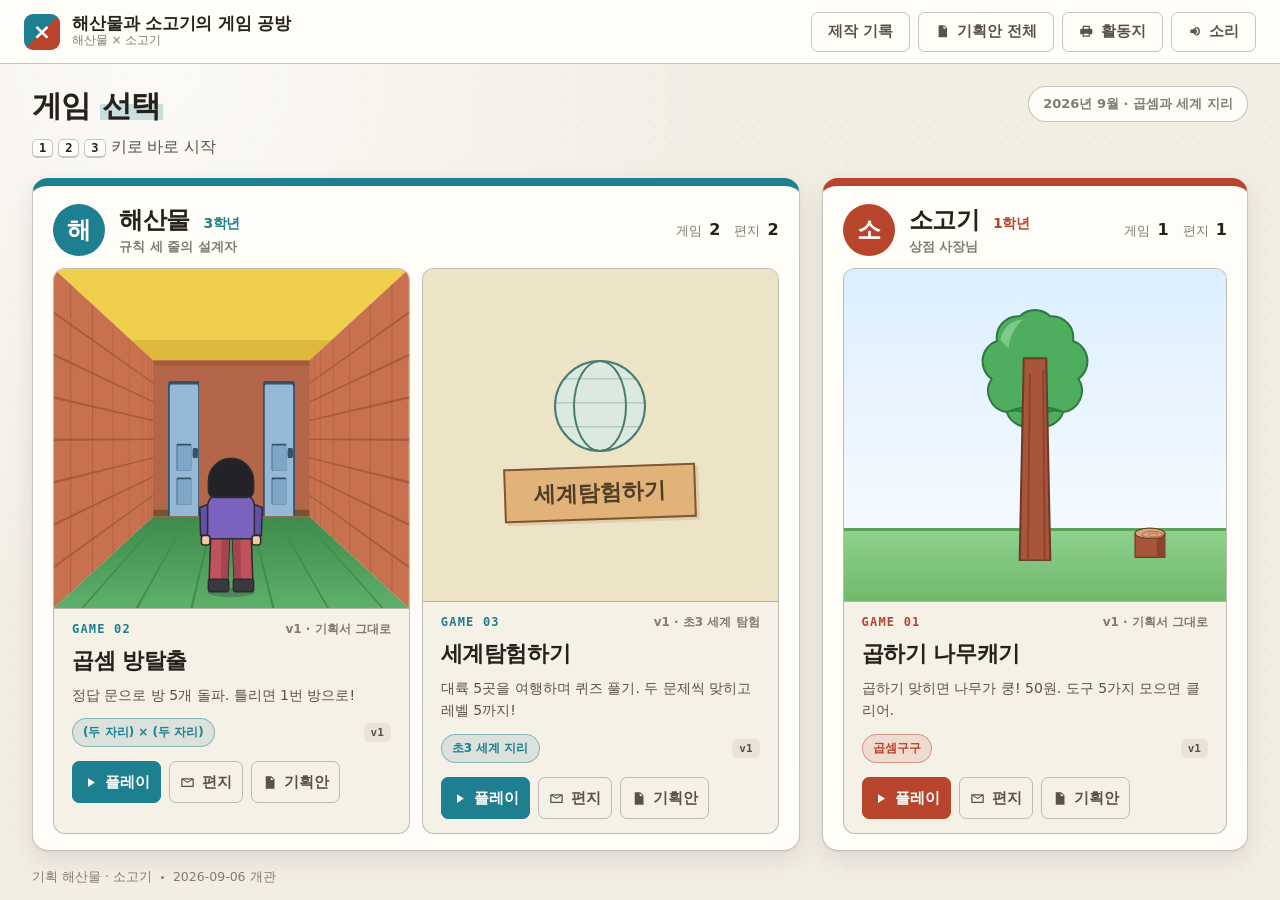
<file: index.html>
<!DOCTYPE html>
<html lang="ko">
<head>
<meta charset="UTF-8">
<meta name="viewport" content="width=device-width, initial-scale=1, viewport-fit=cover">
<title>해산물과 소고기의 게임 공방</title>
<meta name="description" content="두 어린이가 종이에 기획한 곱셈·세계 지리 게임을 웹 게임으로 만들고, 편지·AI 기획 평가·활동지로 이어 가는 게임 작품집.">
<meta property="og:title" content="해산물과 소고기의 게임 공방">
<meta property="og:description" content="곱하기 나무캐기 · 곱셈 방탈출 · 세계탐험하기 — 어린이가 기획한 게임 작품집">
<meta property="og:type" content="website">
<meta property="og:site_name" content="해산물과 소고기의 게임 공방">
<meta property="og:url" content="https://woos-program.vercel.app/">
<meta property="og:image" content="https://woos-program.vercel.app/og.png">
<meta property="og:image:width" content="1200">
<meta property="og:image:height" content="630">
<meta name="twitter:card" content="summary_large_image">
<link rel="icon" href="favicon.svg" type="image/svg+xml">
<link rel="stylesheet" href="css/style.css">
<link rel="stylesheet" href="css/games.css">
<link rel="stylesheet" href="css/world.css">
</head>
<body>

<div id="app">

  <!-- ── 상단바 ───────────────────────────────────── -->
  <header class="topbar">
    <button class="brand" id="brand-btn" type="button">
      <span class="brand-mark" aria-hidden="true">×</span>
      <span class="brand-text">
        <b>해산물과 소고기의 게임 공방</b>
        <small>해산물 × 소고기</small>
      </span>
    </button>
    <div class="topbar-right">
      <a class="btn ghost" href="history.html">제작 기록</a>
      <button class="btn ghost" id="btn-letter" type="button" hidden>
        <span data-icon-slot aria-hidden="true"></span> 편지
      </button>
      <button class="btn ghost" id="btn-review" type="button" hidden>
        <span data-icon-slot aria-hidden="true"></span> 기획 평가
      </button>
      <button class="btn ghost" id="btn-sheet" type="button">
        <span data-icon-slot aria-hidden="true"></span> <span id="btn-sheet-label">기획안 전체</span>
      </button>
      <a class="btn ghost" id="btn-worksheet" href="worksheet.html" target="_blank" rel="noopener">
        <span data-icon-slot aria-hidden="true"></span> 활동지
      </a>
      <button class="btn ghost" id="btn-sound" type="button" aria-pressed="true">
        <span data-icon-slot aria-hidden="true"></span> 소리
      </button>
      <button class="btn" id="btn-home" type="button" hidden>
        <span data-icon-slot aria-hidden="true"></span> 처음으로
      </button>
    </div>
  </header>

  <!-- ── 홈 : 학생 2명의 작품집 ───────────────────── -->
  <main id="view-dashboard" class="view">
    <div class="dash-head">
      <div>
        <h1>게임 <mark>선택</mark></h1>
        <p class="dash-key"><kbd>1</kbd> <kbd>2</kbd> <kbd>3</kbd> 키로 바로 시작</p>
      </div>
      <div class="dash-season" id="dash-season"></div>
    </div>
    <div class="students" id="students"></div>
    <footer class="dash-foot">
      <span>기획 해산물 · 소고기</span>
      <span class="dot"></span>
      <span id="dash-foot-text"></span>
    </footer>
  </main>

  <!-- ── 게임 화면 (L2 무대 집중) ──────────────────── -->
  <section id="view-game" class="view" hidden>
    <div class="game-head">
      <div class="gh-left">
        <span class="gh-num" id="gh-num">01</span>
        <div>
          <h2 id="gh-title">게임 제목</h2>
          <p class="gh-meta">
            <span id="gh-student">기획 : —</span>
            <span class="dot"></span>
            <span id="gh-concept">개념</span>
            <span class="dot"></span>
            <span class="gh-vers" id="gh-versions"></span>
            <span class="gh-vlabel" id="gh-vlabel"></span>
          </p>
          <p class="gh-level"><span class="gh-level-label">난이도</span><span class="gh-levels" id="gh-levels"></span></p>
        </div>
      </div>
      <div class="gh-review">
        <span class="gh-review-tag">AI 한줄평</span>
        <p id="gh-review-text">—</p>
      </div>
    </div>

    <div class="game-body">
      <div class="pause-badge" id="pause-badge" hidden>⏸ 일시정지</div>
      <div class="stat-strip" id="stat-panel"></div>
      <div class="stage" id="scene"></div>
      <div class="dock" id="interactive-controls-container"></div>
    </div>
  </section>

  <!-- ── 결과 오버레이 ────────────────────────────── -->
  <div class="overlay" id="overlay" hidden>
    <div class="overlay-card" role="dialog" aria-modal="true">
      <div class="ov-icon" id="ov-icon"></div>
      <h3 id="ov-title">성공!</h3>
      <p id="ov-desc"></p>
      <div class="ov-actions">
        <button class="btn primary" id="ov-btn" type="button">다시하기</button>
        <button class="btn ghost" id="ov-home" type="button">그만하기</button>
      </div>
    </div>
  </div>

  <!-- ── 편지 ─────────────────────────────────────── -->
  <div class="modal" id="letter-modal" hidden>
    <div class="modal-card letter" role="dialog" aria-modal="true" aria-label="편지">
      <div class="modal-head">
        <h3 id="letter-title">편지</h3>
        <div class="modal-head-actions">
          <span class="vtabs" id="letter-tabs"></span>
          <button class="icon-btn" id="letter-close" type="button" aria-label="닫기">✕</button>
        </div>
      </div>
      <div class="letter-scroll" id="letter-body"></div>
    </div>
  </div>

  <!-- ── 기획안 뷰어 ──────────────────────────────── -->
  <div class="modal" id="sheet-modal" hidden>
    <div class="modal-card" role="dialog" aria-modal="true" aria-label="학생 기획안">
      <div class="modal-head">
        <h3 id="sheet-title">기획안</h3>
        <button class="icon-btn" id="sheet-close" type="button" aria-label="닫기">✕</button>
      </div>
      <div class="sheet-scroll" id="sheet-scroll"></div>
    </div>
  </div>

  <!-- ── AI 기획 평가서 ───────────────────────────── -->
  <div class="modal" id="review-modal" hidden>
    <div class="modal-card wide" role="dialog" aria-modal="true" aria-label="AI 기획 평가서">
      <div class="modal-head">
        <h3 id="review-title">AI 기획 평가서</h3>
        <div class="modal-head-actions">
          <a class="btn ghost" id="review-print" href="review.html" target="_blank" rel="noopener">
            <span data-icon-slot aria-hidden="true"></span> 인쇄본
          </a>
          <button class="icon-btn" id="review-close" type="button" aria-label="닫기">✕</button>
        </div>
      </div>
      <div class="rv-scroll" id="review-scroll"></div>
    </div>
  </div>

</div>

<script src="js/portfolio.js"></script>
<script src="js/review.js"></script>
<script src="js/world-content.js"></script>
<script src="js/problems.js"></script>
<script src="js/world-questions.js"></script>
<script src="js/core.js"></script>
<script src="js/art.js"></script>
<script src="js/games/woodcut.js"></script>
<script src="js/games/escape.js"></script>
<script src="js/games/world.js"></script>
<script src="js/boot.js"></script>
</body>
</html>
</file>
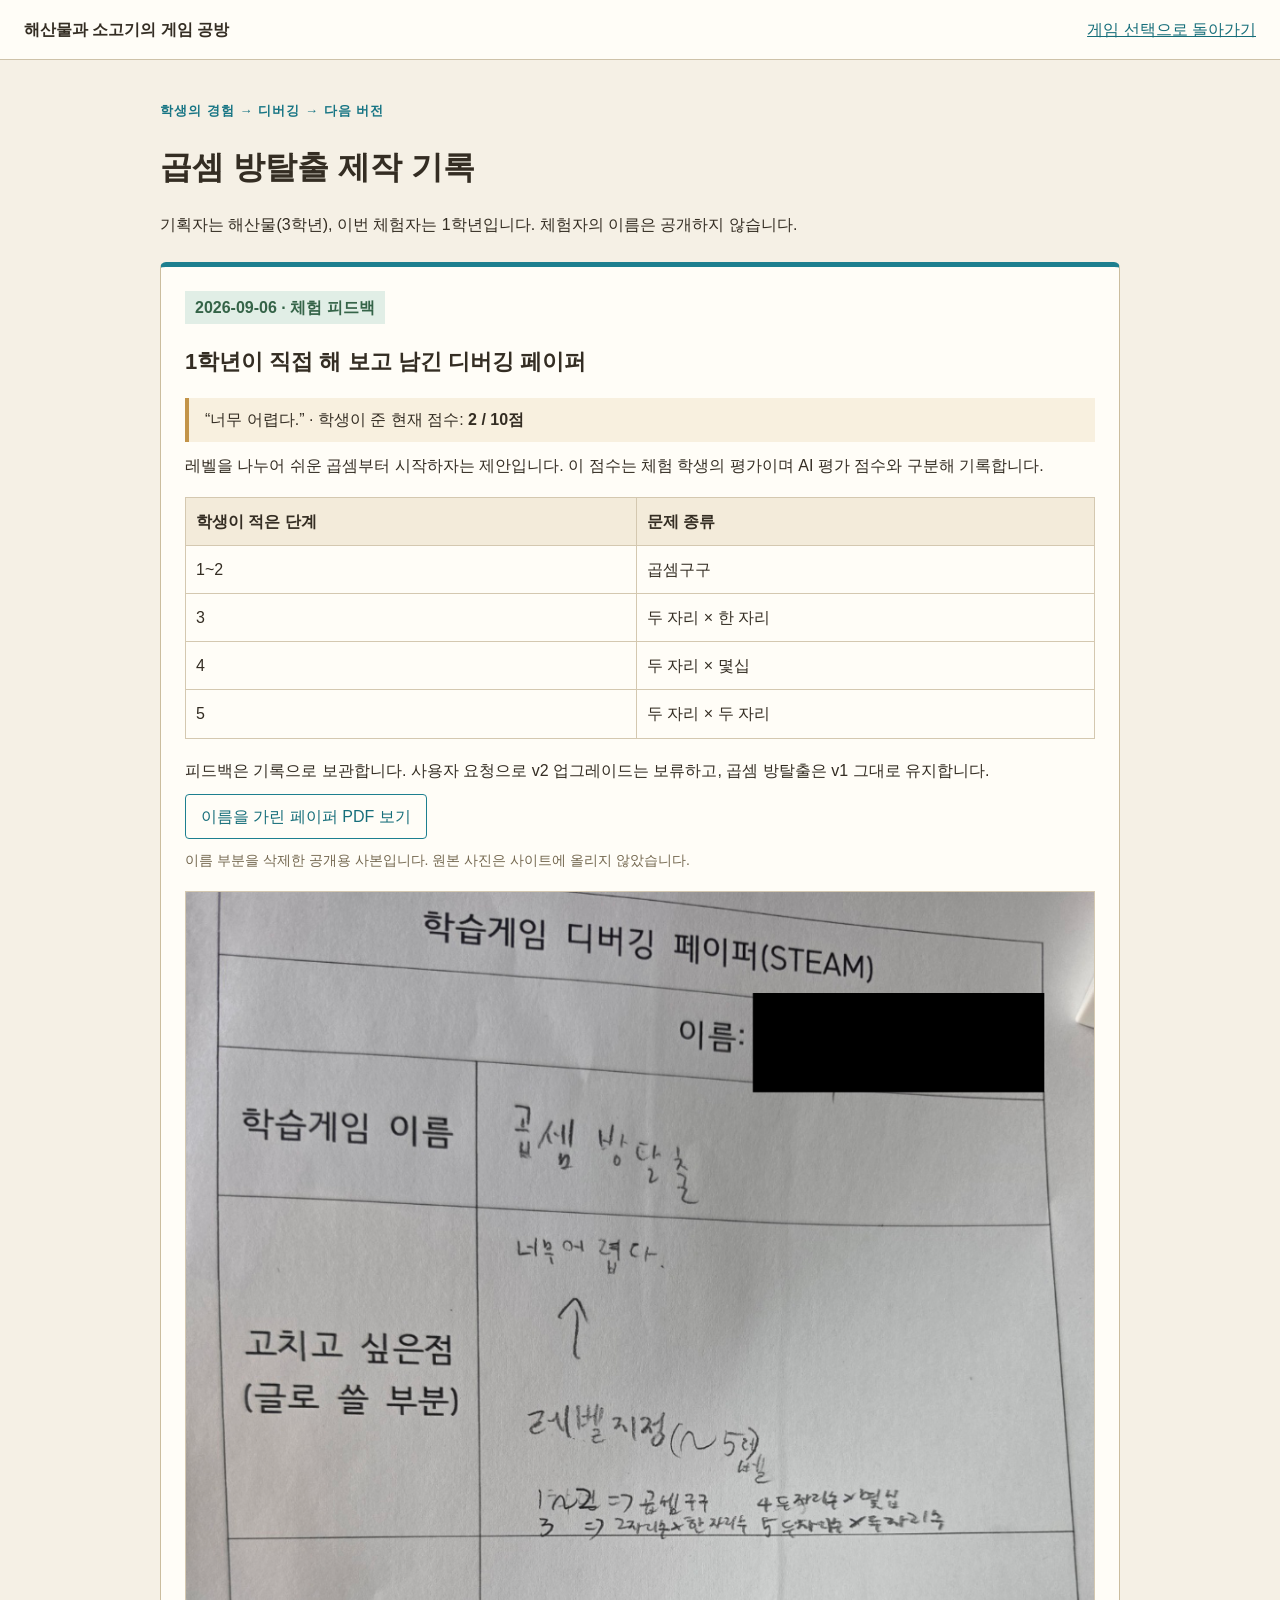
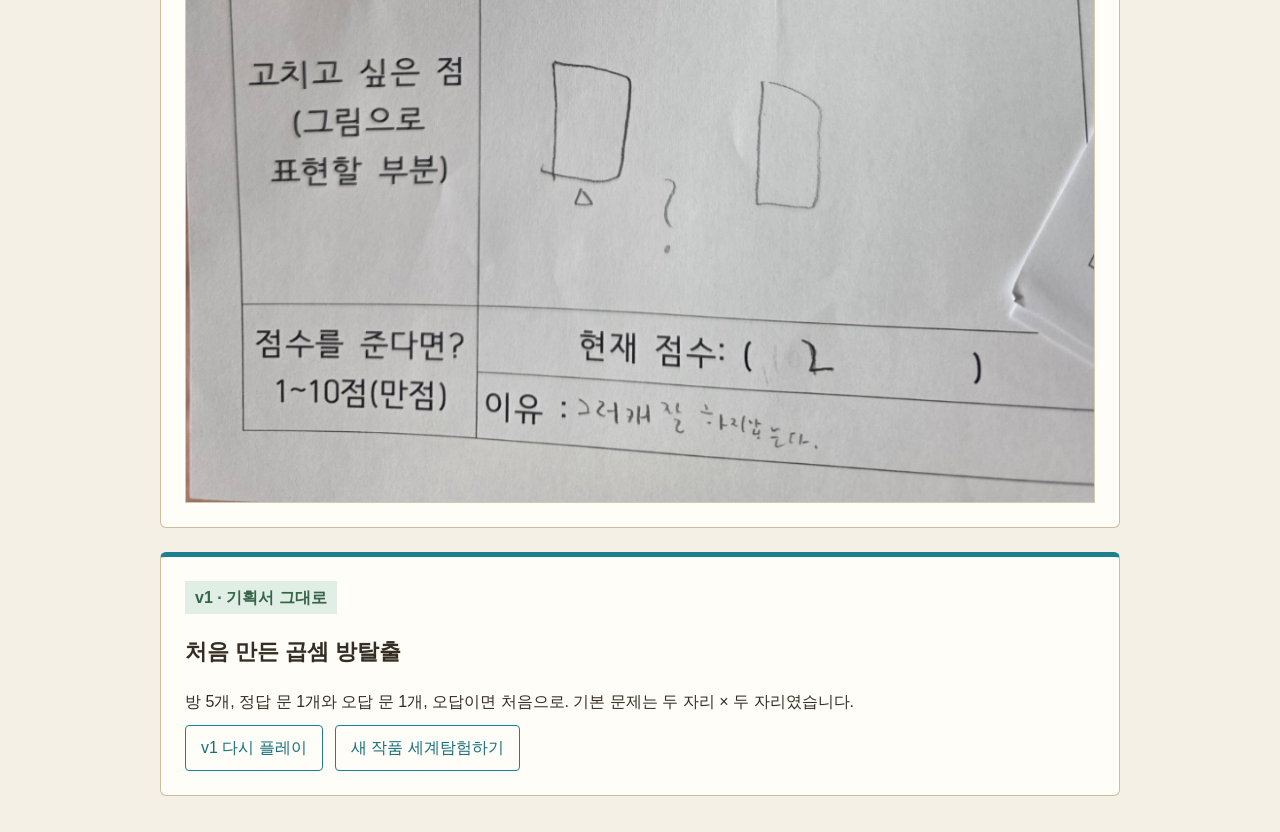
<file: history.html>
﻿<!DOCTYPE html>
<html lang="ko">
<head><meta charset="UTF-8"><meta name="viewport" content="width=device-width,initial-scale=1"><title>곱셈 방탈출 제작 기록 — 게임 공방</title><link rel="icon" href="favicon.svg"><style>
*{box-sizing:border-box}body{margin:0;background:#f5f0e5;color:#342d23;font-family:"Malgun Gothic",sans-serif;line-height:1.7}header{border-bottom:1px solid #cec2a9;background:#fffdf7;padding:16px 24px;display:flex;justify-content:space-between;gap:16px;flex-wrap:wrap}a{color:#166e7a}main{max-width:1000px;margin:36px auto;padding:0 20px}h1{font-size:32px;line-height:1.4}h2{font-size:22px}p{margin:10px 0}.kicker{font-size:13px;color:#177584;font-weight:bold;letter-spacing:.08em}.record{background:#fffdf7;border:1px solid #cbbd9e;border-top:5px solid #1d7f8f;padding:24px;margin:24px 0;border-radius:6px}.badge{display:inline-block;background:#e1eee6;color:#356448;padding:3px 10px;font-weight:bold}table{width:100%;border-collapse:collapse;margin:18px 0}td,th{text-align:left;border:1px solid #d4c8b0;padding:10px}th{background:#f3ebda}.paper{display:block;width:100%;height:auto;border:1px solid #d4c8b0;margin-top:18px}.muted{color:#756951;font-size:14px}.actions{display:flex;gap:12px;flex-wrap:wrap}.actions a{padding:8px 15px;border:1px solid #1d7f8f;text-decoration:none;border-radius:4px}.quote{border-left:4px solid #c39449;padding:8px 16px;background:#f8f0df}@media(max-width:600px){main{margin:20px auto}.record{padding:16px}h1{font-size:26px}td,th{padding:6px;font-size:14px}}
</style></head><body>
<header><b>해산물과 소고기의 게임 공방</b><a href="index.html">게임 선택으로 돌아가기</a></header>
<main><span class="kicker">학생의 경험 → 디버깅 → 다음 버전</span><h1>곱셈 방탈출 제작 기록</h1><p>기획자는 해산물(3학년), 이번 체험자는 1학년입니다. 체험자의 이름은 공개하지 않습니다.</p>
<section class="record"><span class="badge">2026-09-06 · 체험 피드백</span><h2>1학년이 직접 해 보고 남긴 디버깅 페이퍼</h2><p class="quote">“너무 어렵다.” · 학생이 준 현재 점수: <b>2 / 10점</b></p><p>레벨을 나누어 쉬운 곱셈부터 시작하자는 제안입니다. 이 점수는 체험 학생의 평가이며 AI 평가 점수와 구분해 기록합니다.</p>
<table><thead><tr><th>학생이 적은 단계</th><th>문제 종류</th></tr></thead><tbody><tr><td>1~2</td><td>곱셈구구</td></tr><tr><td>3</td><td>두 자리 × 한 자리</td></tr><tr><td>4</td><td>두 자리 × 몇십</td></tr><tr><td>5</td><td>두 자리 × 두 자리</td></tr></tbody></table>
<p id="implementation-note">피드백은 기록으로 보관합니다. 사용자 요청으로 v2 업그레이드는 보류하고, 곱셈 방탈출은 v1 그대로 유지합니다.</p>
<div class="actions"><a href="worksheets/v2/escape-feedback-anonymous.pdf" target="_blank" rel="noopener">이름을 가린 페이퍼 PDF 보기</a></div><p class="muted">이름 부분을 삭제한 공개용 사본입니다. 원본 사진은 사이트에 올리지 않았습니다.</p>
<img class="paper" src="worksheets/v2/escape-feedback-anonymous.png" alt="이름을 가린 곱셈 방탈출 디버깅 페이퍼. 어렵다는 소감과 단계별 곱셈 제안, 2점 평가." width="1024" height="1365">
</section>
<section class="record"><span class="badge">v1 · 기획서 그대로</span><h2>처음 만든 곱셈 방탈출</h2><p>방 5개, 정답 문 1개와 오답 문 1개, 오답이면 처음으로. 기본 문제는 두 자리 × 두 자리였습니다.</p><div class="actions"><a href="index.html?game=2&amp;v=1">v1 다시 플레이</a><a href="index.html?game=3">새 작품 세계탐험하기</a></div></section>
</main></body></html>
</file>
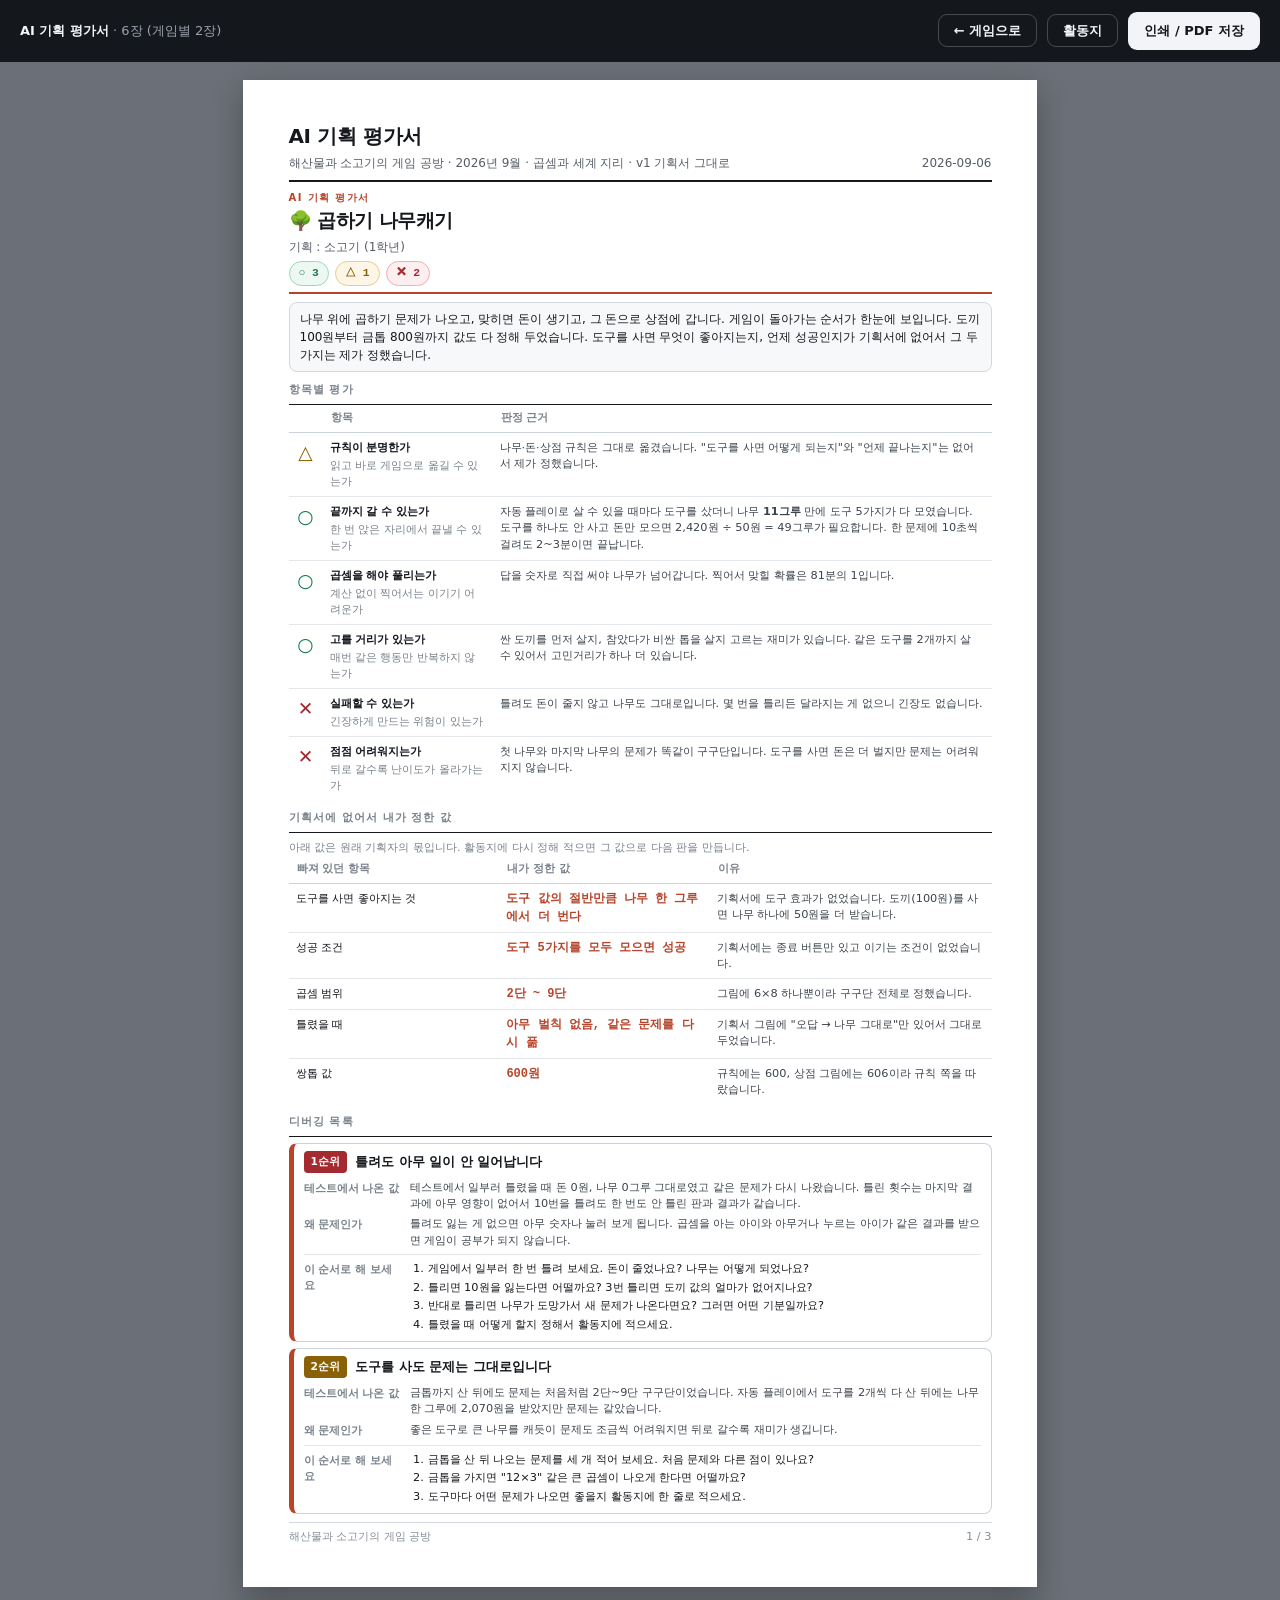
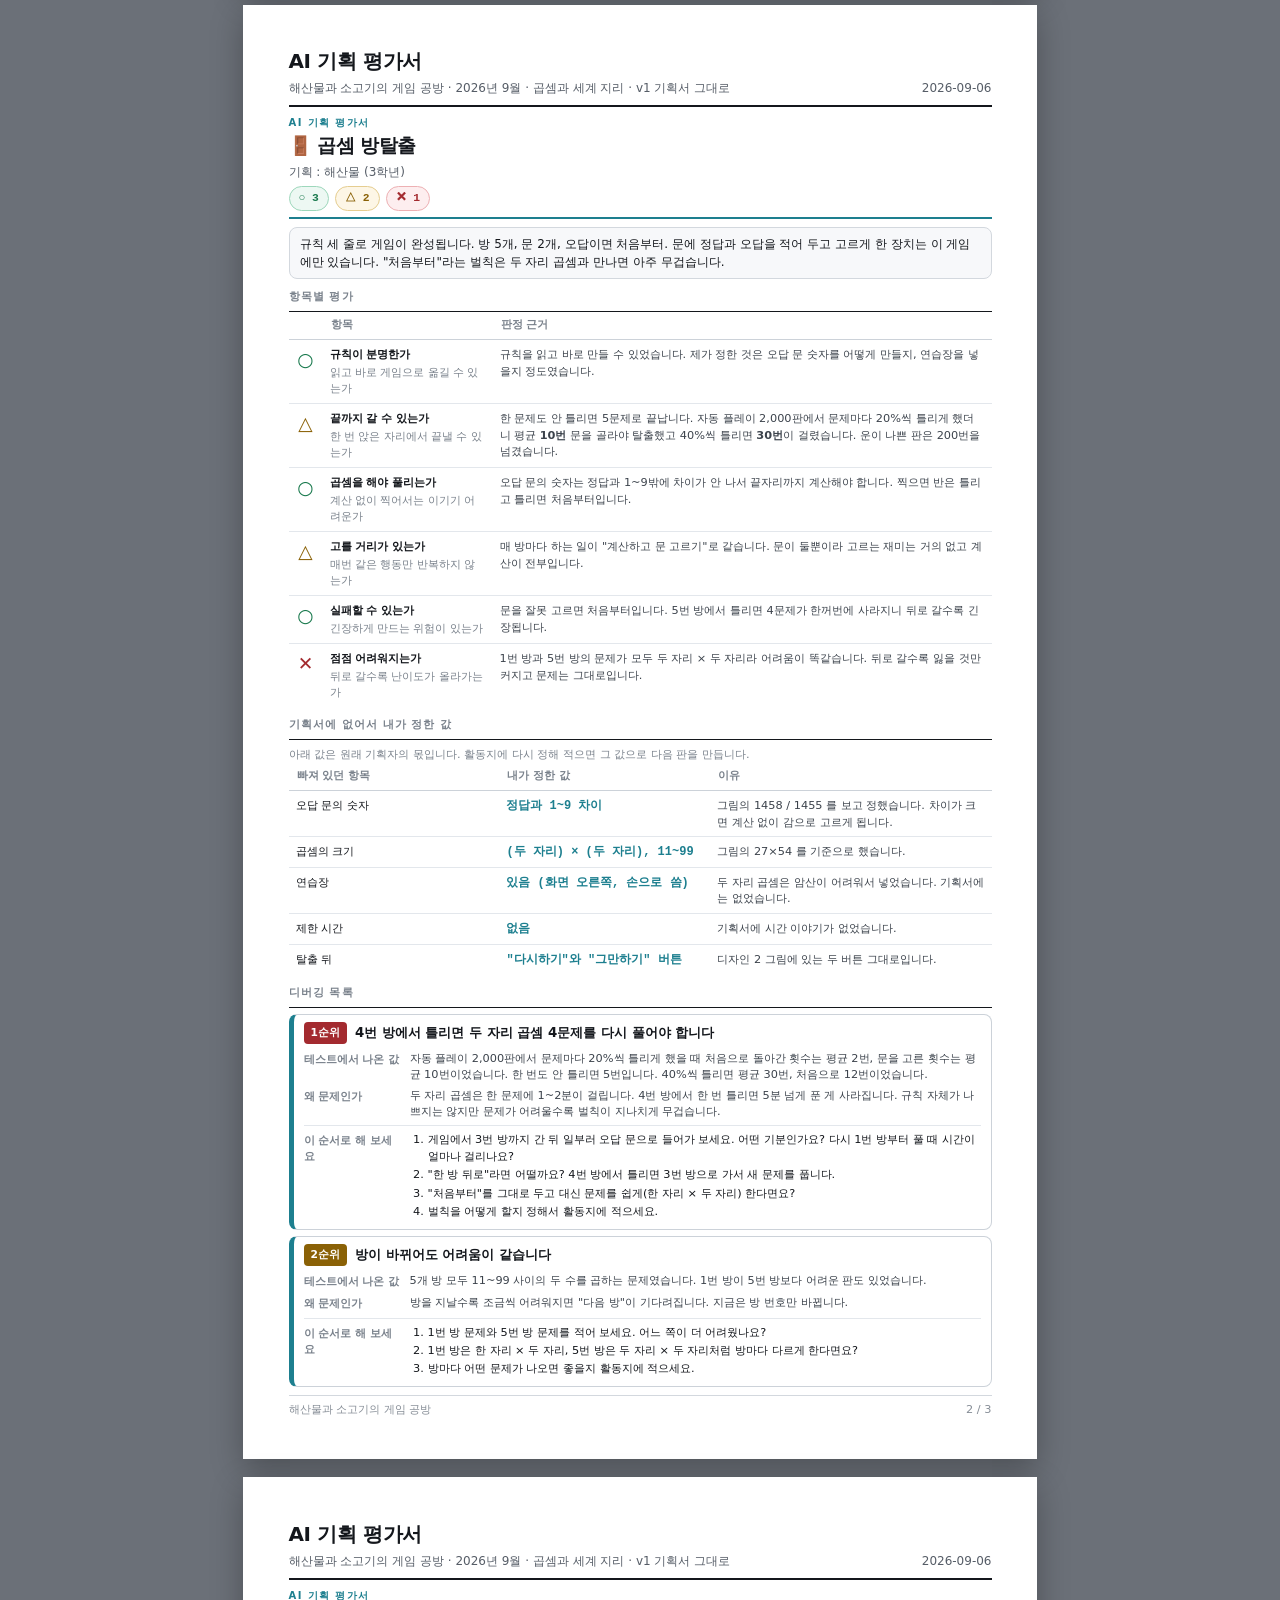
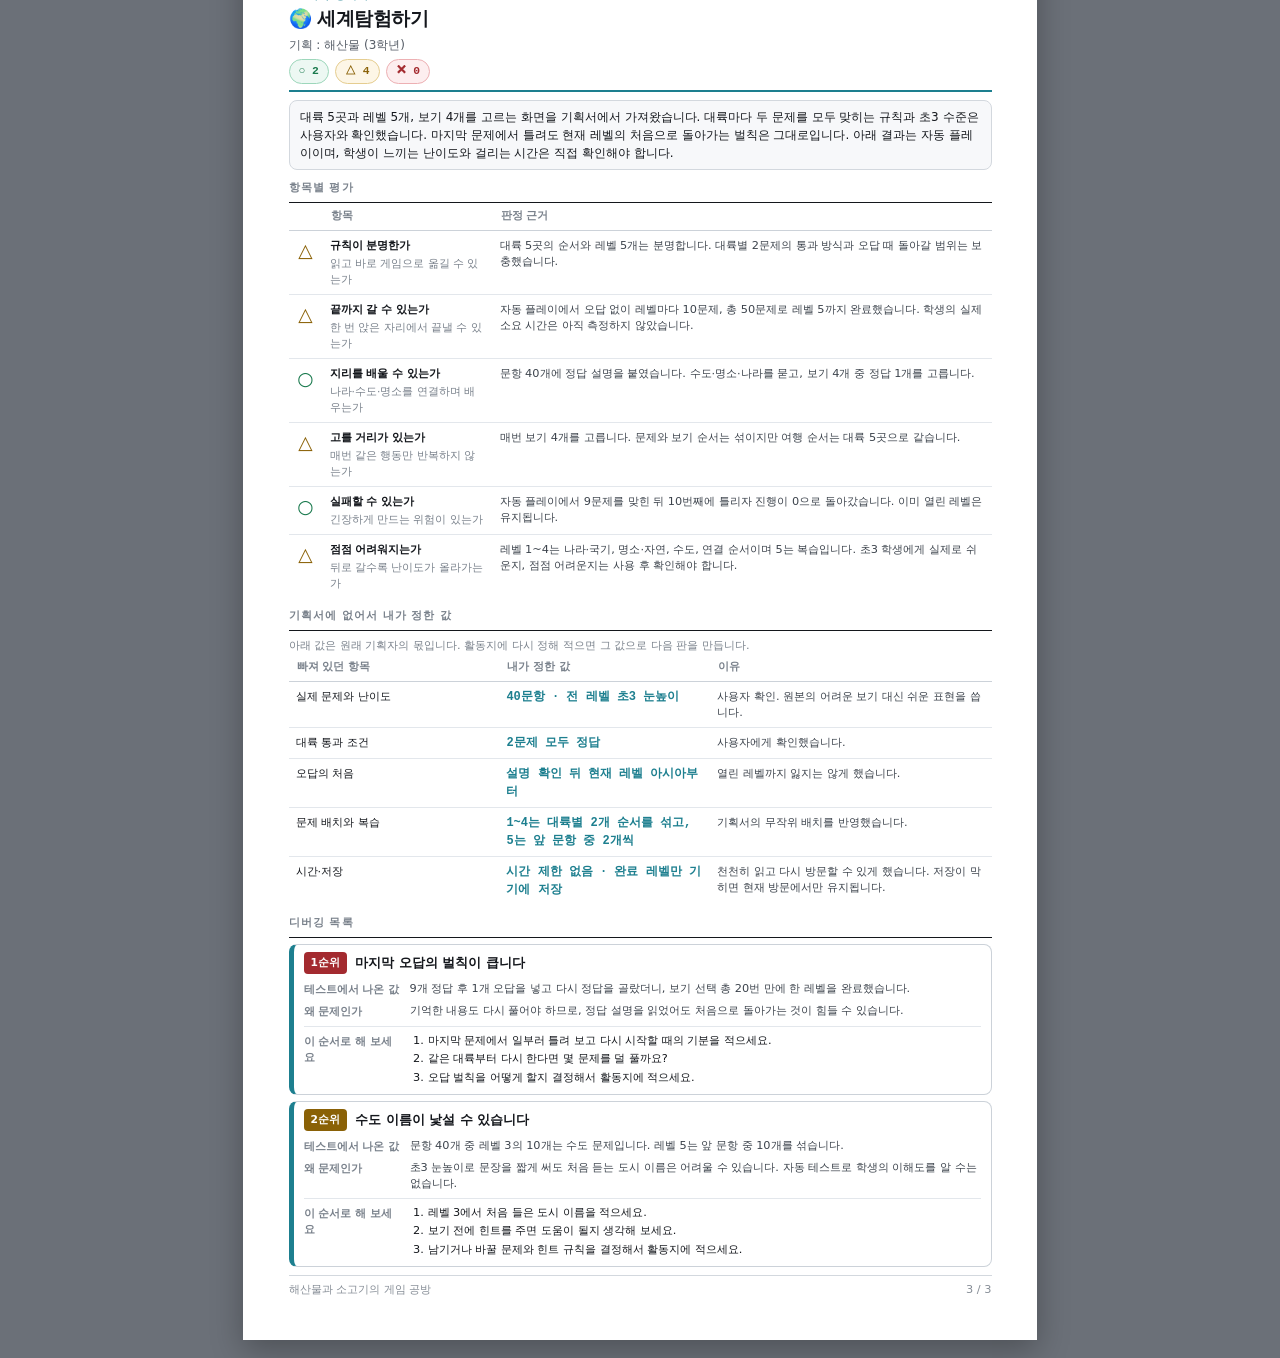
<file: review.html>
<!DOCTYPE html>
<html lang="ko">
<head>
<meta charset="UTF-8">
<meta name="viewport" content="width=device-width, initial-scale=1">
<title>AI 기획 평가서 — 해산물과 소고기의 게임 공방</title>
<link rel="icon" href="favicon.svg" type="image/svg+xml">
<style>
  @page { size: A4 portrait; margin: 9mm 11mm; }
  *, *::before, *::after { box-sizing: border-box; }
  html, body { margin: 0; padding: 0; }
  body {
    background: #6b7078; color: #14171c;
    font-family: "Pretendard Variable", Pretendard, -apple-system, "Malgun Gothic", "Apple SD Gothic Neo", system-ui, sans-serif;
    font-size: 9.5pt; line-height: 1.5;
    -webkit-print-color-adjust: exact; print-color-adjust: exact;
  }
  h1, h2, h3, p, ol, ul { margin: 0; }
  .bar { position: sticky; top: 0; z-index: 10; display: flex; align-items: center; justify-content: space-between; gap: 12px; padding: 12px 20px; background: #14171c; color: #f2f4f7; font-size: 13px; }
  .bar a, .bar button { font: inherit; font-weight: 600; padding: 8px 15px; border-radius: 9px; border: 1px solid rgba(255,255,255,.22); background: transparent; color: #f2f4f7; cursor: pointer; text-decoration: none; margin-left: 6px; }
  .bar button.p { background: #f2f4f7; color: #14171c; border-color: transparent; }
  .bar .t { font-weight: 700; } .bar .d { color: #9aa1ab; font-weight: 400; }
  .sheet { width: 210mm; min-height: 297mm; margin: 18px auto; padding: 11mm 12mm; background: #fff; box-shadow: 0 10px 30px rgba(0,0,0,.28); }
  .doc-head { display: flex; align-items: flex-end; justify-content: space-between; gap: 14px; padding-bottom: 8px; border-bottom: 2.5px solid #14171c; }
  .doc-head h1 { font-size: 15pt; font-weight: 800; letter-spacing: -.02em; }
  .doc-head .sub { margin-top: 3px; font-size: 9pt; color: #565d67; }
  .doc-head .id { font-size: 9pt; color: #565d67; white-space: nowrap; }
  .rv-head { margin-top: 8px; padding-bottom: 6px; border-bottom: 2px solid var(--c); }
  .rv-kicker { font-size: 7.5pt; font-weight: 800; letter-spacing: .14em; color: var(--c); }
  .rv-head h2 { margin-top: 2px; font-size: 14pt; font-weight: 800; letter-spacing: -.025em; }
  .rv-who { margin-top: 3px; font-size: 9pt; color: #565d67; }
  .rv-score { margin-top: 5px; display: flex; gap: 6px; }
  .rv-pill { font-size: 8.5pt; font-weight: 700; padding: 3px 9px; border-radius: 999px; border: 1px solid #ccd2d9; font-family: Consolas, monospace; }
  .rv-pill.good { color: #1a7a4e; border-color: #9dd7bb; background: #edf8f3; }
  .rv-pill.warn { color: #8a6106; border-color: #e5cd90; background: #fdf6e6; }
  .rv-pill.bad  { color: #a32a2f; border-color: #edb0b3; background: #fdeeef; }
  .rv-summary { margin-top: 8px; padding: 7px 10px; border: 1px solid #d3d8de; border-radius: 8px; background: #f7f8fa; font-size: 9pt; line-height: 1.5; }
  .rv-sec { margin-top: 10px; }
  .rv-sec h3 { font-size: 8pt; font-weight: 800; letter-spacing: .1em; color: #7a828c; padding-bottom: 6px; border-bottom: 1.5px solid #14171c; }
  .rv-lead { margin-top: 6px; font-size: 8.5pt; color: #7a828c; }
  .rv-table { width: 100%; border-collapse: collapse; margin-top: 5px; font-size: 8.5pt; }
  .rv-table th { font-size: 8pt; font-weight: 700; color: #7a828c; text-align: left; padding: 0 8px 6px; border-bottom: 1px solid #ccd2d9; }
  .rv-table td { padding: 6px 7px; border-bottom: 1px solid #e3e7ec; vertical-align: top; }
  .rv-table tr:last-child td { border-bottom: 0; }
  .rv-mark { font-size: 14pt; font-weight: 800; text-align: center; }
  .rv-mark.good { color: #1a7a4e; } .rv-mark.warn { color: #8a6106; } .rv-mark.bad { color: #a32a2f; }
  .rv-name { font-weight: 700; }
  .rv-name span { display: block; margin-top: 2px; font-size: 8pt; font-weight: 500; color: #7a828c; }
  .rv-note { color: #3c434c; line-height: 1.45; }
  .rv-mono { font-family: Consolas, monospace; font-size: 9pt; color: var(--c); font-weight: 700; }
  .rv-bug { margin-top: 6px; padding: 7px 10px; border: 1px solid #ccd2d9; border-left: 5px solid var(--c); border-radius: 8px; page-break-inside: avoid; }
  .rv-bug-head { display: flex; align-items: center; gap: 8px; margin-bottom: 4px; }
  .rv-bug-head b { font-size: 10pt; font-weight: 800; }
  .rv-lv { font-size: 8pt; font-weight: 800; padding: 3px 7px; border-radius: 4px; background: #a32a2f; color: #fff; }
  .rv-lv.lv2 { background: #8a6106; }
  .rv-row { display: flex; gap: 10px; padding: 2px 0; font-size: 8.5pt; }
  .rv-k { flex: 0 0 96px; font-size: 8pt; font-weight: 700; color: #7a828c; padding-top: 2px; }
  .rv-v { flex: 1 1 auto; line-height: 1.45; color: #3c434c; }
  .rv-fix { display: flex; gap: 10px; margin-top: 4px; padding-top: 5px; border-top: 1px solid #e3e7ec; }
  .rv-fix ol { margin: 0; padding-left: 18px; flex: 1 1 auto; font-size: 8.5pt; }
  .rv-fix li { margin-bottom: 2px; line-height: 1.45; }
  .foot { margin-top: 8px; padding-top: 5px; border-top: 1px solid #d3d8de; font-size: 8.5pt; color: #868d96; display: flex; justify-content: space-between; }
  @media print {
    body { background: #fff; } .bar { display: none; }
    .sheet { width: auto; min-height: 0; margin: 0; padding: 0; box-shadow: none; page-break-after: always; }
    .sheet:last-child { page-break-after: auto; }
    .rv-sec.bugs { page-break-before: always; padding-top: 4mm; }
  }
</style>
</head>
<body>
<div class="bar">
  <span><span class="t">AI 기획 평가서</span> <span class="d">· 6장 (게임별 2장)</span></span>
  <span>
    <a href="index.html">← 게임으로</a>
    <a href="worksheet.html">활동지</a>
    <button class="p" type="button" onclick="window.print()">인쇄 / PDF 저장</button>
  </span>
</div>
<div id="pages"></div>

<script src="js/portfolio.js"></script>
<script src="js/review.js"></script>
<script src="js/world-content.js"></script>
<script>
document.getElementById('pages').innerHTML = WORKS.map((w, i) => `
<section class="sheet">
  <div class="doc-head">
    <div><h1>AI 기획 평가서</h1><div class="sub">${SITE.name} · ${SITE.season} · v1 기획서 그대로</div></div>
    <div class="id">${REVIEWS[w.id].date || '2026-09-06'}</div>
  </div>
  ${reviewHTML(w.id)}
  <div class="foot"><span>${SITE.name}</span><span>${i + 1} / ${WORKS.length}</span></div>
</section>`).join('');
</script>
</body>
</html>
</file>
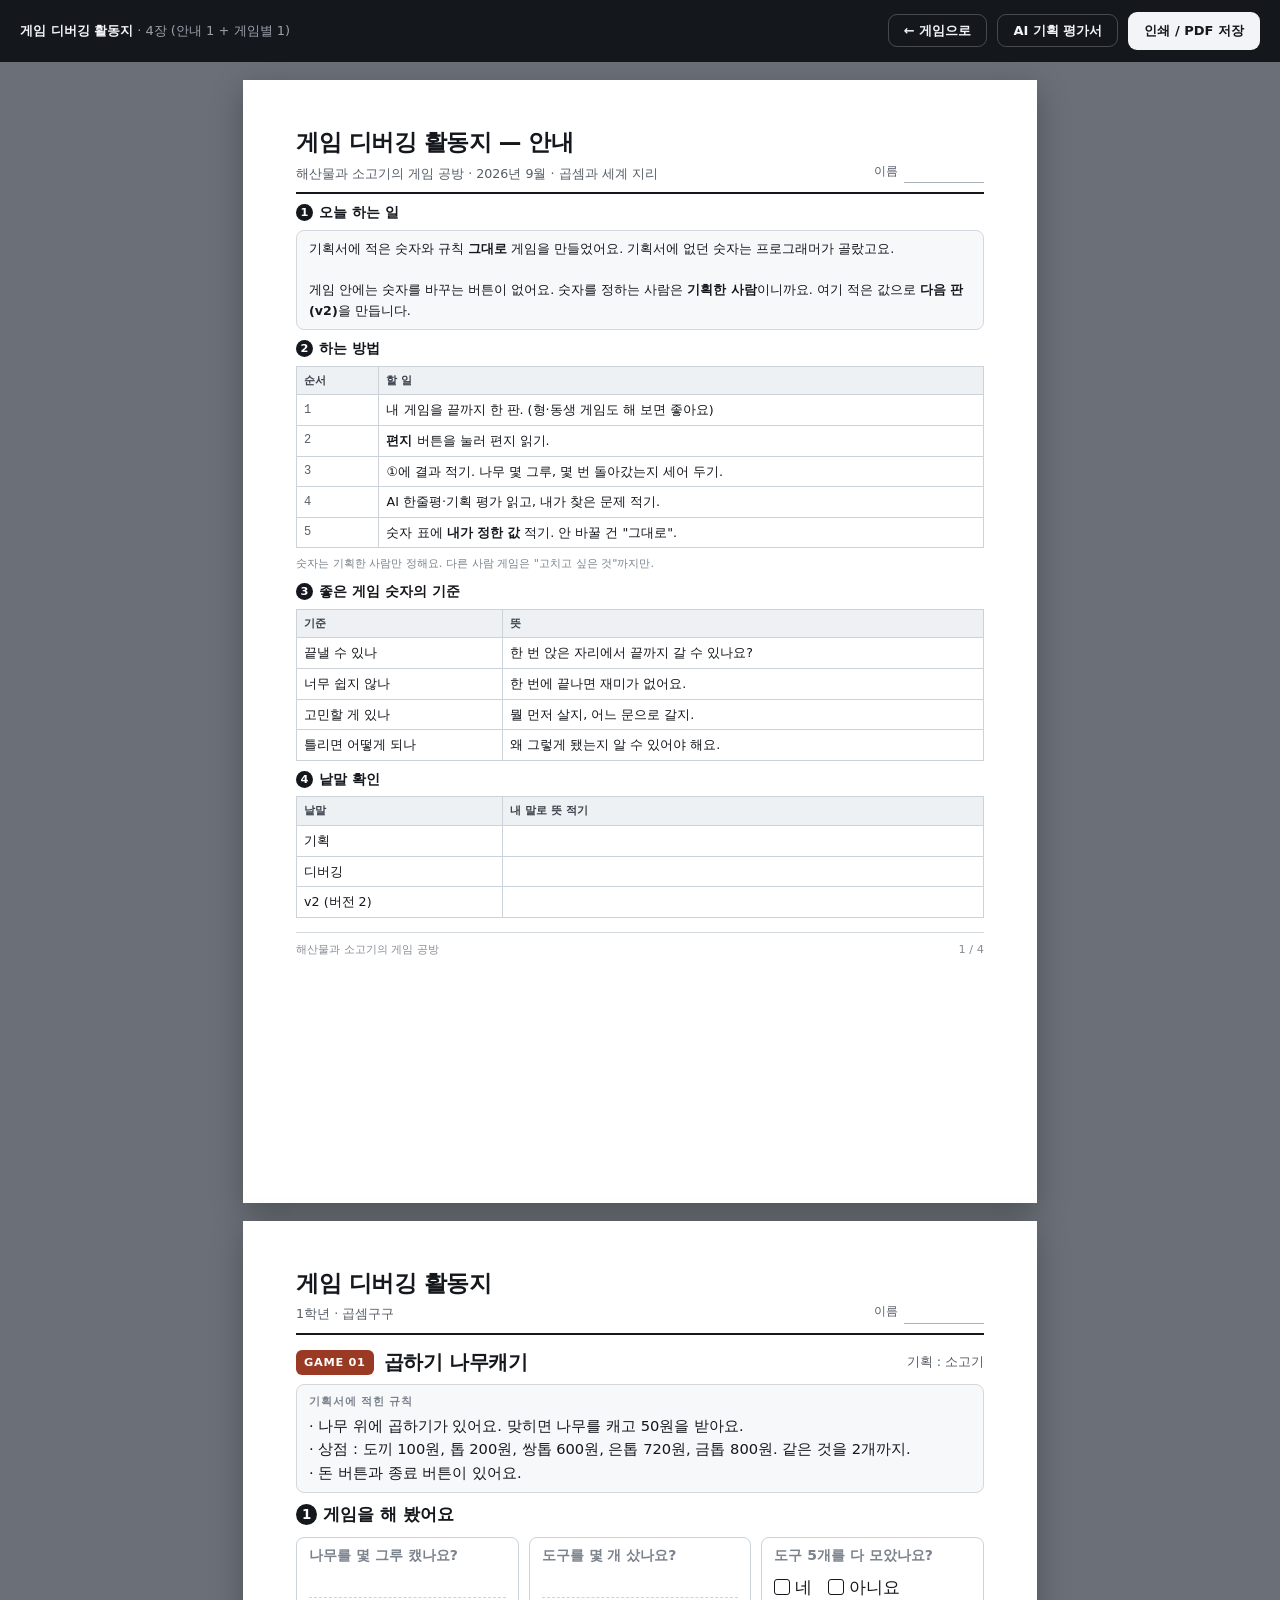
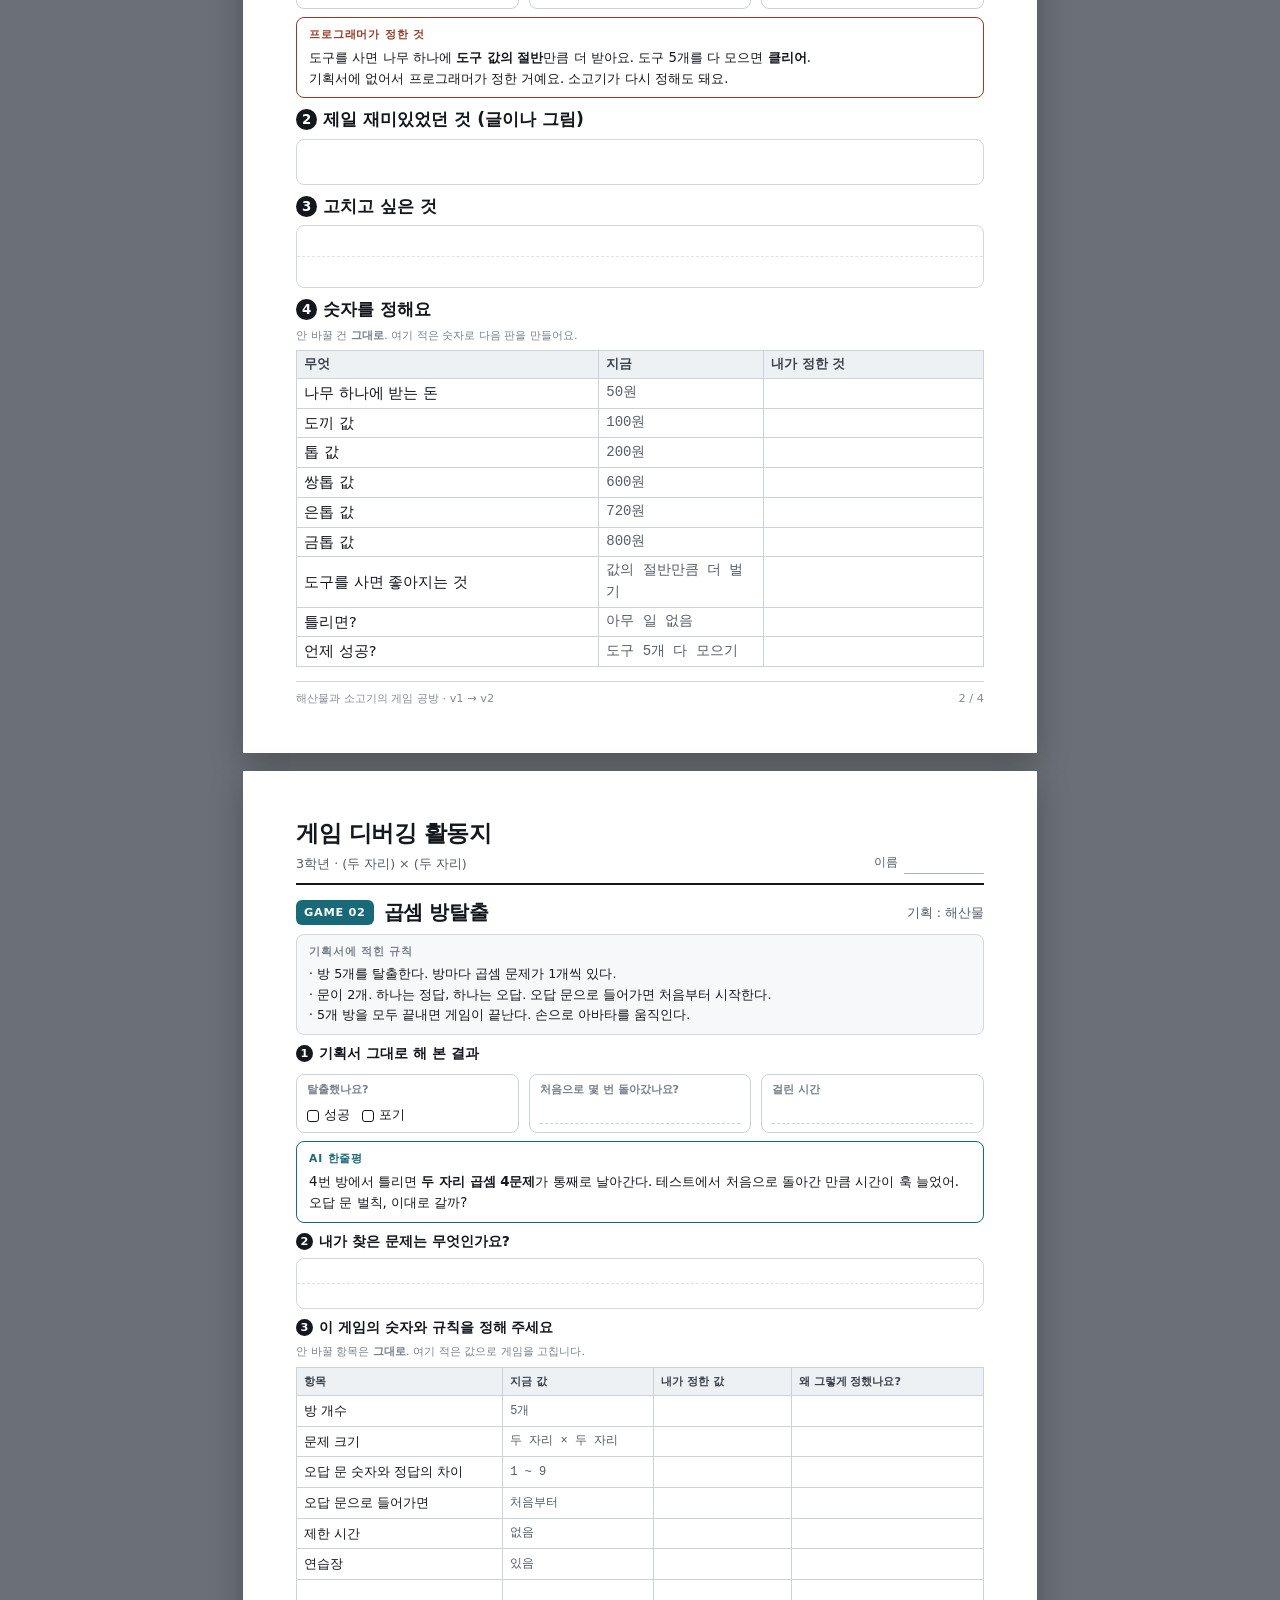
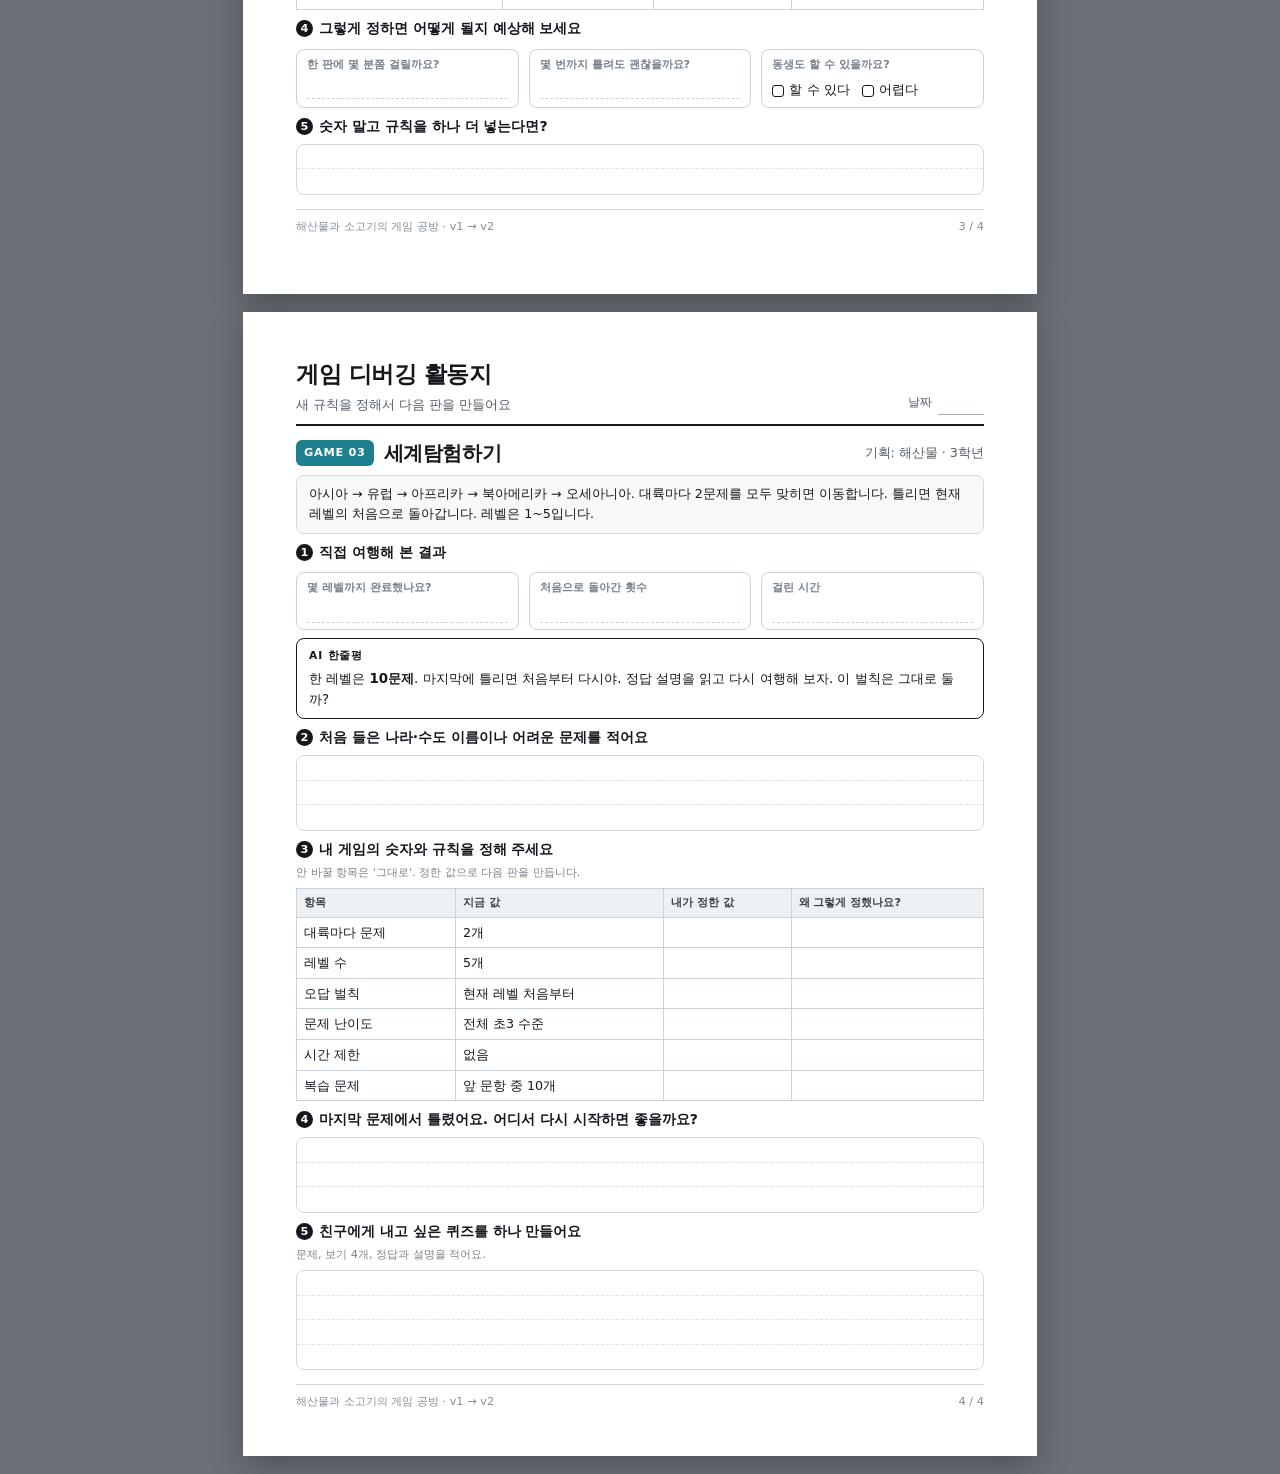
<file: worksheet.html>
<!DOCTYPE html>
<html lang="ko">
<head>
<meta charset="UTF-8">
<meta name="viewport" content="width=device-width, initial-scale=1">
<title>게임 디버깅 활동지 — 해산물과 소고기의 게임 공방</title>
<link rel="icon" href="favicon.svg" type="image/svg+xml">
<style>
  @page { size: A4 portrait; margin: 10mm 13mm; }
  *, *::before, *::after { box-sizing: border-box; }
  html, body { margin: 0; padding: 0; }
  body {
    background: #6b7078; color: #14171c;
    font-family: "Pretendard Variable", Pretendard, -apple-system, "Malgun Gothic", "Apple SD Gothic Neo", system-ui, sans-serif;
    font-size: 11pt; line-height: 1.55;
    -webkit-print-color-adjust: exact; print-color-adjust: exact;
  }
  h1, h2, h3, p { margin: 0; }
  .bar { position: sticky; top: 0; z-index: 10; display: flex; align-items: center; justify-content: space-between; gap: 12px; padding: 12px 20px; background: #14171c; color: #f2f4f7; font-size: 13px; }
  .bar a, .bar button { font: inherit; font-weight: 600; padding: 8px 15px; border-radius: 9px; border: 1px solid rgba(255,255,255,.22); background: transparent; color: #f2f4f7; cursor: pointer; text-decoration: none; margin-left: 6px; }
  .bar button.p { background: #f2f4f7; color: #14171c; border-color: transparent; }
  .bar .t { font-weight: 700; } .bar .d { color: #9aa1ab; font-weight: 400; }

  .sheet { width: 210mm; min-height: 297mm; margin: 18px auto; padding: 12mm 14mm; background: #fff; box-shadow: 0 10px 30px rgba(0,0,0,.28); }
  .head { display: flex; align-items: flex-end; justify-content: space-between; gap: 14px; padding-bottom: 9px; border-bottom: 2.5px solid #14171c; }
  .head h1 { font-size: 17pt; font-weight: 800; letter-spacing: -.02em; }
  .head .sub { margin-top: 3px; font-size: 9.5pt; color: #565d67; }
  .idbox { display: flex; gap: 6px; font-size: 9pt; color: #565d67; white-space: nowrap; }
  .idbox span { border-bottom: 1px solid #a9b0b9; padding: 0 6px 2px; min-width: 46px; display: inline-block; }

  .gtitle { display: flex; align-items: center; gap: 10px; margin: 12px 0 2px; }
  .gnum { font-size: 8.5pt; font-weight: 800; letter-spacing: .06em; padding: 4px 8px; border-radius: 6px; color: #fff; }
  .gtitle h2 { font-size: 15pt; font-weight: 800; letter-spacing: -.02em; }
  .gtitle .who { margin-left: auto; font-size: 9.5pt; color: #565d67; }

  .rule { margin-top: 6px; padding: 8px 12px; border: 1px solid #d3d8de; border-radius: 8px; background: #f7f8fa; font-size: 9.5pt; line-height: 1.62; }
  .rule .rt { display: block; font-size: 8pt; font-weight: 800; letter-spacing: .08em; color: #7a828c; margin-bottom: 4px; }
  .ai { margin-top: 8px; padding: 8px 12px; border: 1.5px solid #14171c; border-radius: 8px; font-size: 10pt; line-height: 1.6; }
  .ai .at { display: block; font-size: 8pt; font-weight: 800; letter-spacing: .08em; margin-bottom: 4px; }

  .q { margin-top: 8px; }
  .q h3 { font-size: 10.5pt; font-weight: 750; margin-bottom: 6px; }
  .q h3 .n { display: inline-block; width: 17px; height: 17px; border-radius: 50%; background: #14171c; color: #fff; font-size: 8.5pt; text-align: center; line-height: 17px; margin-right: 6px; vertical-align: 1px; }
  .q .note { margin: -2px 0 6px; font-size: 8.5pt; color: #7a828c; }
  .lines { border: 1px solid #d3d8de; border-radius: 8px; }
  .lines div { height: 6.5mm; border-bottom: 1px dashed #dfe3e8; }
  .lines div:last-child { border-bottom: 0; }
  .box { border: 1px solid #d3d8de; border-radius: 8px; min-height: 34mm; }
  table { width: 100%; border-collapse: collapse; font-size: 9.5pt; }
  th, td { border: 1px solid #ccd2d9; padding: 5px 7px; text-align: left; vertical-align: middle; }
  th { background: #eef1f4; font-weight: 700; font-size: 8.5pt; color: #3c434c; }
  td.blank { height: 8mm; }
  td.mono { font-family: Consolas, monospace; font-size: 9pt; color: #565d67; }
  .result { display: flex; gap: 10px; margin-top: 9px; font-size: 9.5pt; }
  .result .cell { flex: 1; border: 1px solid #ccd2d9; border-radius: 8px; padding: 6px 10px; }
  .result .cell b { display: block; font-size: 8.5pt; color: #7a828c; font-weight: 700; margin-bottom: 5px; }
  .result .cell .fill { height: 5.5mm; border-bottom: 1px dashed #cdd3da; }
  .pick { display: flex; gap: 12px; font-size: 10pt; padding-top: 2px; flex-wrap: wrap; }
  .pick label { display: inline-flex; align-items: center; gap: 5px; }
  .pick i { width: 12px; height: 12px; border: 1.4px solid #14171c; border-radius: 3px; display: inline-block; }
  .foot { margin-top: 14px; padding-top: 8px; border-top: 1px solid #d3d8de; font-size: 8.5pt; color: #868d96; display: flex; justify-content: space-between; }

  /* 1학년용 — 글씨 크게, 칸 크게 */
  .sheet.g1 { font-size: 12pt; }
  .sheet.g1 .q h3 { font-size: 13pt; }
  .sheet.g1 .q h3 .n { width: 21px; height: 21px; line-height: 21px; font-size: 10pt; }
  .sheet.g1 .rule { font-size: 11pt; line-height: 1.6; }
  .sheet.g1 .result .cell { padding: 7px 12px; font-size: 12pt; }
  .sheet.g1 .result .cell b { font-size: 10.5pt; }
  .sheet.g1 .result .cell .fill { height: 7mm; }
  .sheet.g1 .pick { font-size: 13pt; gap: 16px; }
  .sheet.g1 .pick i { width: 16px; height: 16px; }
  .sheet.g1 table { font-size: 11pt; }
  .sheet.g1 th, .sheet.g1 td { padding: 3px 7px; }
  .sheet.g1 th { font-size: 10pt; }
  .sheet.g1 td.blank { height: 7.5mm; }
  .sheet.g1 td.mono { font-size: 10.5pt; }
  .sheet.g1 .box { min-height: 12mm; }
  .sheet.g1 .lines div { height: 8mm; }

  @media print {
    body { background: #fff; } .bar { display: none; }
    .sheet { width: auto; min-height: 0; margin: 0; padding: 0; box-shadow: none; page-break-after: always; }
    .sheet:last-child { page-break-after: auto; }
    .owner, table, .result { page-break-inside: avoid; }
  }
</style>
</head>
<body>

<div class="bar">
  <span><span class="t">게임 디버깅 활동지</span> <span class="d">· 4장 (안내 1 + 게임별 1)</span></span>
  <span>
    <a href="index.html">← 게임으로</a>
    <a href="review.html">AI 기획 평가서</a>
    <button class="p" type="button" onclick="window.print()">인쇄 / PDF 저장</button>
  </span>
</div>

<!-- 1쪽 안내 -->
<section class="sheet">
  <div class="head">
    <div><h1>게임 디버깅 활동지 — 안내</h1><div class="sub">해산물과 소고기의 게임 공방 · 2026년 9월 · 곱셈과 세계 지리</div></div>
    <div class="idbox">이름<span style="min-width:80px">&nbsp;</span></div>
  </div>

  <div class="q">
    <h3><span class="n">1</span>오늘 하는 일</h3>
    <div class="rule">
      기획서에 적은 숫자와 규칙 <b>그대로</b> 게임을 만들었어요. 기획서에 없던 숫자는 프로그래머가 골랐고요.
      <br><br>
      게임 안에는 숫자를 바꾸는 버튼이 없어요. 숫자를 정하는 사람은 <b>기획한 사람</b>이니까요.
      여기 적은 값으로 <b>다음 판(v2)</b>을 만듭니다.
    </div>
  </div>

  <div class="q">
    <h3><span class="n">2</span>하는 방법</h3>
    <table>
      <tr><th style="width:12%">순서</th><th>할 일</th></tr>
      <tr><td class="mono">1</td><td>내 게임을 끝까지 한 판. (형·동생 게임도 해 보면 좋아요)</td></tr>
      <tr><td class="mono">2</td><td><b>편지</b> 버튼을 눌러 편지 읽기.</td></tr>
      <tr><td class="mono">3</td><td>①에 결과 적기. 나무 몇 그루, 몇 번 돌아갔는지 세어 두기.</td></tr>
      <tr><td class="mono">4</td><td>AI 한줄평·기획 평가 읽고, 내가 찾은 문제 적기.</td></tr>
      <tr><td class="mono">5</td><td>숫자 표에 <b>내가 정한 값</b> 적기. 안 바꿀 건 "그대로".</td></tr>
    </table>
    <p class="note" style="margin-top:7px">숫자는 기획한 사람만 정해요. 다른 사람 게임은 "고치고 싶은 것"까지만.</p>
  </div>

  <div class="q">
    <h3><span class="n">3</span>좋은 게임 숫자의 기준</h3>
    <table>
      <tr><th style="width:30%">기준</th><th>뜻</th></tr>
      <tr><td>끝낼 수 있나</td><td>한 번 앉은 자리에서 끝까지 갈 수 있나요?</td></tr>
      <tr><td>너무 쉽지 않나</td><td>한 번에 끝나면 재미가 없어요.</td></tr>
      <tr><td>고민할 게 있나</td><td>뭘 먼저 살지, 어느 문으로 갈지.</td></tr>
      <tr><td>틀리면 어떻게 되나</td><td>왜 그렇게 됐는지 알 수 있어야 해요.</td></tr>
    </table>
  </div>

  <div class="q">
    <h3><span class="n">4</span>낱말 확인</h3>
    <table>
      <tr><th style="width:30%">낱말</th><th>내 말로 뜻 적기</th></tr>
      <tr><td>기획</td><td class="blank"></td></tr>
      <tr><td>디버깅</td><td class="blank"></td></tr>
      <tr><td>v2 (버전 2)</td><td class="blank"></td></tr>
    </table>
  </div>

  <div class="foot"><span>해산물과 소고기의 게임 공방</span><span>1 / 4</span></div>
</section>

<!-- 2쪽 소고기 (1학년) -->
<section class="sheet g1">
  <div class="head">
    <div><h1>게임 디버깅 활동지</h1><div class="sub">1학년 · 곱셈구구</div></div>
    <div class="idbox">이름<span style="min-width:80px">&nbsp;</span></div>
  </div>
  <div class="gtitle">
    <span class="gnum" style="background:#9a3a24">GAME 01</span>
    <h2>곱하기 나무캐기</h2>
    <span class="who">기획 : 소고기</span>
  </div>
  <div class="rule">
    <span class="rt">기획서에 적힌 규칙</span>
    · 나무 위에 곱하기가 있어요. 맞히면 나무를 캐고 50원을 받아요.<br>
    · 상점 : 도끼 100원, 톱 200원, 쌍톱 600원, 은톱 720원, 금톱 800원. 같은 것을 2개까지.<br>
    · 돈 버튼과 종료 버튼이 있어요.
  </div>

  <div class="q">
    <h3><span class="n">1</span>게임을 해 봤어요</h3>
    <div class="result">
      <div class="cell"><b>나무를 몇 그루 캤나요?</b><div class="fill"></div></div>
      <div class="cell"><b>도구를 몇 개 샀나요?</b><div class="fill"></div></div>
      <div class="cell"><b>도구 5개를 다 모았나요?</b>
        <div class="pick"><label><i></i>네</label><label><i></i>아니요</label></div>
      </div>
    </div>
  </div>

  <div class="ai" style="border-color:#9a3a24">
    <span class="at" style="color:#9a3a24">프로그래머가 정한 것</span>
    도구를 사면 나무 하나에 <b>도구 값의 절반</b>만큼 더 받아요. 도구 5개를 다 모으면 <b>클리어</b>.<br>
    기획서에 없어서 프로그래머가 정한 거예요. 소고기가 다시 정해도 돼요.
  </div>

  <div class="q">
    <h3><span class="n">2</span>제일 재미있었던 것 (글이나 그림)</h3>
    <div class="box"></div>
  </div>

  <div class="q">
    <h3><span class="n">3</span>고치고 싶은 것</h3>
    <div class="lines"><div></div><div></div></div>
  </div>

  <div class="q">
    <h3><span class="n">4</span>숫자를 정해요</h3>
    <p class="note">안 바꿀 건 <b>그대로</b>. 여기 적은 숫자로 다음 판을 만들어요.</p>
    <table>
      <tr><th style="width:44%">무엇</th><th style="width:24%">지금</th><th>내가 정한 것</th></tr>
      <tr><td>나무 하나에 받는 돈</td><td class="mono">50원</td><td class="blank"></td></tr>
      <tr><td>도끼 값</td><td class="mono">100원</td><td class="blank"></td></tr>
      <tr><td>톱 값</td><td class="mono">200원</td><td class="blank"></td></tr>
      <tr><td>쌍톱 값</td><td class="mono">600원</td><td class="blank"></td></tr>
      <tr><td>은톱 값</td><td class="mono">720원</td><td class="blank"></td></tr>
      <tr><td>금톱 값</td><td class="mono">800원</td><td class="blank"></td></tr>
      <tr><td>도구를 사면 좋아지는 것</td><td class="mono">값의 절반만큼 더 벌기</td><td class="blank"></td></tr>
      <tr><td>틀리면?</td><td class="mono">아무 일 없음</td><td class="blank"></td></tr>
      <tr><td>언제 성공?</td><td class="mono">도구 5개 다 모으기</td><td class="blank"></td></tr>
    </table>
  </div>

  <div class="foot"><span>해산물과 소고기의 게임 공방 · v1 → v2</span><span>2 / 4</span></div>
</section>

<!-- 3쪽 해산물 (3학년) -->
<section class="sheet">
  <div class="head">
    <div><h1>게임 디버깅 활동지</h1><div class="sub">3학년 · (두 자리) × (두 자리)</div></div>
    <div class="idbox">이름<span style="min-width:80px">&nbsp;</span></div>
  </div>
  <div class="gtitle">
    <span class="gnum" style="background:#186a78">GAME 02</span>
    <h2>곱셈 방탈출</h2>
    <span class="who">기획 : 해산물</span>
  </div>
  <div class="rule">
    <span class="rt">기획서에 적힌 규칙</span>
    · 방 5개를 탈출한다. 방마다 곱셈 문제가 1개씩 있다.<br>
    · 문이 2개. 하나는 정답, 하나는 오답. 오답 문으로 들어가면 처음부터 시작한다.<br>
    · 5개 방을 모두 끝내면 게임이 끝난다. 손으로 아바타를 움직인다.
  </div>

  <div class="q">
    <h3><span class="n">1</span>기획서 그대로 해 본 결과</h3>
    <div class="result">
      <div class="cell"><b>탈출했나요?</b>
        <div class="pick"><label><i></i>성공</label><label><i></i>포기</label></div>
      </div>
      <div class="cell"><b>처음으로 몇 번 돌아갔나요?</b><div class="fill"></div></div>
      <div class="cell"><b>걸린 시간</b><div class="fill"></div></div>
    </div>
  </div>

  <div class="ai" style="border-color:#186a78">
    <span class="at" style="color:#186a78">AI 한줄평</span>
    4번 방에서 틀리면 <b>두 자리 곱셈 4문제</b>가 통째로 날아간다. 테스트에서 처음으로 돌아간 만큼 시간이 훅 늘었어. 오답 문 벌칙, 이대로 갈까?
  </div>

  <div class="q">
    <h3><span class="n">2</span>내가 찾은 문제는 무엇인가요?</h3>
    <div class="lines"><div></div><div></div></div>
  </div>

  <div class="q">
    <h3><span class="n">3</span>이 게임의 숫자와 규칙을 정해 주세요</h3>
    <p class="note">안 바꿀 항목은 <b>그대로</b>. 여기 적은 값으로 게임을 고칩니다.</p>
    <table>
      <tr><th style="width:30%">항목</th><th style="width:22%">지금 값</th><th style="width:20%">내가 정한 값</th><th>왜 그렇게 정했나요?</th></tr>
      <tr><td>방 개수</td><td class="mono">5개</td><td class="blank"></td><td></td></tr>
      <tr><td>문제 크기</td><td class="mono">두 자리 × 두 자리</td><td class="blank"></td><td></td></tr>
      <tr><td>오답 문 숫자와 정답의 차이</td><td class="mono">1 ~ 9</td><td class="blank"></td><td></td></tr>
      <tr><td>오답 문으로 들어가면</td><td class="mono">처음부터</td><td class="blank"></td><td></td></tr>
      <tr><td>제한 시간</td><td class="mono">없음</td><td class="blank"></td><td></td></tr>
      <tr><td>연습장</td><td class="mono">있음</td><td class="blank"></td><td></td></tr>
      <tr><td class="blank"></td><td></td><td></td><td></td></tr>
    </table>
  </div>

  <div class="q">
    <h3><span class="n">4</span>그렇게 정하면 어떻게 될지 예상해 보세요</h3>
    <div class="result">
      <div class="cell"><b>한 판에 몇 분쯤 걸릴까요?</b><div class="fill"></div></div>
      <div class="cell"><b>몇 번까지 틀려도 괜찮을까요?</b><div class="fill"></div></div>
      <div class="cell"><b>동생도 할 수 있을까요?</b>
        <div class="pick"><label><i></i>할 수 있다</label><label><i></i>어렵다</label></div>
      </div>
    </div>
  </div>

  <div class="q">
    <h3><span class="n">5</span>숫자 말고 규칙을 하나 더 넣는다면?</h3>
    <div class="lines"><div></div><div></div></div>
  </div>

  <div class="foot"><span>해산물과 소고기의 게임 공방 · v1 → v2</span><span>3 / 4</span></div>
</section>


<section class="sheet" id="world-worksheet">
  <div class="head"><div><h1>게임 디버깅 활동지</h1><div class="sub">새 규칙을 정해서 다음 판을 만들어요</div></div><div class="idbox">날짜<span>&nbsp;</span></div></div>
  <div class="gtitle"><span class="gnum" style="background:#1d7f8f">GAME 03</span><h2>세계탐험하기</h2><span class="who">기획: 해산물 · 3학년</span></div>
  <div class="rule" id="world-ws-rule"></div>
  <div class="q"><h3><span class="n">1</span>직접 여행해 본 결과</h3><div class="result"><div class="cell"><b>몇 레벨까지 완료했나요?</b><div class="fill"></div></div><div class="cell"><b>처음으로 돌아간 횟수</b><div class="fill"></div></div><div class="cell"><b>걸린 시간</b><div class="fill"></div></div></div></div>
  <div class="ai" id="world-ws-ai"></div>
  <div class="q"><h3><span class="n">2</span>처음 들은 나라·수도 이름이나 어려운 문제를 적어요</h3><div class="lines"><div></div><div></div><div></div></div></div>
  <div class="q"><h3><span class="n">3</span>내 게임의 숫자와 규칙을 정해 주세요</h3><p class="note">안 바꿀 항목은 '그대로'. 정한 값으로 다음 판을 만듭니다.</p><table><thead><tr><th>항목</th><th>지금 값</th><th>내가 정한 값</th><th>왜 그렇게 정했나요?</th></tr></thead><tbody id="world-ws-rows"></tbody></table></div>
  <div class="q"><h3><span class="n">4</span>마지막 문제에서 틀렸어요. 어디서 다시 시작하면 좋을까요?</h3><div class="lines"><div></div><div></div><div></div></div></div>
  <div class="q"><h3><span class="n">5</span>친구에게 내고 싶은 퀴즈를 하나 만들어요</h3><p class="note">문제, 보기 4개, 정답과 설명을 적어요.</p><div class="lines"><div></div><div></div><div></div><div></div></div></div>
  <div class="foot"><span>해산물과 소고기의 게임 공방 · v1 → v2</span><span>4 / 4</span></div>
</section>
<script src="js/portfolio.js"></script>
<script src="js/review.js"></script>
<script src="js/world-content.js"></script>
<script>
document.getElementById('world-ws-rule').textContent = WORLD_WORKSHEET.rules;
document.getElementById('world-ws-ai').innerHTML = '<span class="at">AI 한줄평</span>' + WORKS.find(w => w.id === 3).aiReview;
document.getElementById('world-ws-rows').innerHTML = WORLD_WORKSHEET.rows.map(r => `<tr><td>${r[0]}</td><td>${r[1]}</td><td class="blank"></td><td></td></tr>`).join('');
</script>

</body>
</html>
</file>
<file: css/style.css>
/* ═══════════════════════════════════════════════════
   해산물과 소고기의 게임 공방 — 테마 T7 「크레용 스케치북」
   미색 도화지 + 학생별 크레용 색 2가지 (해산물 청록 / 소고기 벽돌빨강).
   카드는 흰 종이, 위쪽에 굵은 크레용 띠. 그림자는 얕게.
   레이아웃 : 홈 = 학생 2열 작품집, 게임 = L2 무대 집중 (상태 스트립 / 무대 / 조작 독)
   전자칠판(무스크롤) / 크롬북 16:9 기준. 1·3학년이 보므로 글씨는 한 단계 더 크게.
   ═══════════════════════════════════════════════════ */

*, *::before, *::after { box-sizing: border-box; }

:root {
  --bg:        #f3eee4;
  --surface:   #fffdf8;
  --surface-2: #f6f1e7;
  --surface-3: #ebe4d6;
  --line:      rgba(40, 34, 26, .13);
  --line-2:    rgba(40, 34, 26, .26);
  --text:      #26211a;
  --text-2:    #5a5247;
  --text-3:    #857b6d;

  --sea:   #1d7f8f;      /* 해산물 */
  --beef:  #b8452b;      /* 소고기 */
  --accent: var(--sea);
  --accent-soft: rgba(29,127,143,.11);

  --good: #2f8a5b;
  --warn: #b8791a;
  --bad:  #c0392b;

  --r-sm: 7px;
  --r:    12px;
  --r-lg: 16px;
  --shadow: 0 1px 2px rgba(40,34,26,.06), 0 8px 24px rgba(40,34,26,.10);

  --font: "Pretendard Variable", Pretendard, -apple-system, BlinkMacSystemFont,
          "Segoe UI", "Malgun Gothic", "Apple SD Gothic Neo", system-ui, sans-serif;
  --mono: "SF Mono", "JetBrains Mono", Consolas, "D2Coding", ui-monospace, monospace;
}

html, body {
  margin: 0; padding: 0; height: 100%;
  background: var(--bg); color: var(--text);
  font-family: var(--font);
  -webkit-font-smoothing: antialiased;
  overscroll-behavior: none;
}
body { overflow: hidden; }
button { font-family: inherit; }
[hidden] { display: none !important; }
h1, h2, h3, h4, p { margin: 0; }
mark { background: linear-gradient(transparent 45%, rgba(29,127,143,.22) 45%, rgba(29,127,143,.22) 90%, transparent 90%); color: inherit; padding: 0 2px; }

.ico { display: inline-flex; width: 1.15em; height: 1.15em; vertical-align: -.2em; flex: 0 0 auto; }
.ico svg { width: 100%; height: 100%; display: block; }
.ico.sm { width: 1em; height: 1em; vertical-align: -.15em; }

#app {
  height: 100dvh; display: flex; flex-direction: column;
  background:
    radial-gradient(circle at 12% 8%, rgba(255,255,255,.7), transparent 40%),
    radial-gradient(rgba(40,34,26,.045) 1px, transparent 1px) 0 0 / 22px 22px,
    var(--bg);
}

/* ── 상단바 ─────────────────────────────────────── */
.topbar {
  flex: 0 0 auto; height: 64px;
  display: flex; align-items: center; justify-content: space-between;
  padding: 0 24px;
  border-bottom: 1px solid var(--line-2);
  background: var(--surface);
}
.brand { display: flex; align-items: center; gap: 12px; background: none; border: 0; padding: 0; cursor: pointer; color: inherit; text-align: left; }
.brand-mark {
  width: 36px; height: 36px; border-radius: 9px; flex: 0 0 auto;
  background: linear-gradient(135deg, var(--sea) 0 50%, var(--beef) 50% 100%);
  color: #fff; display: flex; align-items: center; justify-content: center;
  font-size: 22px; font-weight: 900; line-height: 1;
}
.brand-text { display: flex; flex-direction: column; line-height: 1.15; }
.brand-text b { font-size: 16.5px; letter-spacing: -.01em; }
.brand-text small { font-size: 11.5px; color: var(--text-3); }
.topbar-right { display: flex; align-items: center; gap: 8px; }

.btn {
  height: 40px; padding: 0 16px;
  border-radius: var(--r-sm);
  border: 1.5px solid var(--text);
  background: var(--surface); color: var(--text);
  font-size: 14.5px; font-weight: 700; cursor: pointer;
  display: inline-flex; align-items: center; gap: 7px; white-space: nowrap; text-decoration: none;
  transition: background .14s ease, transform .08s ease;
}
.btn:hover { background: var(--surface-2); }
.btn:active { transform: translateY(1px); }
.btn.ghost { border-color: var(--line-2); color: var(--text-2); background: transparent; }
.btn.ghost:hover { background: var(--surface-2); color: var(--text); border-color: var(--text); }
.btn.primary { background: var(--c, var(--accent)); border-color: var(--c, var(--accent)); color: #fff; }
.btn.primary:hover { filter: brightness(1.06); background: var(--c, var(--accent)); }
.btn[disabled] { opacity: .38; cursor: not-allowed; transform: none; }
.btn[aria-pressed="false"] { opacity: .45; }

.icon-btn {
  width: 36px; height: 36px; border-radius: var(--r-sm);
  border: 1.5px solid var(--line-2); background: transparent; color: var(--text-2);
  cursor: pointer; font-size: 15px; line-height: 1;
}
.icon-btn:hover { background: var(--surface-2); color: var(--text); border-color: var(--text); }
.dot { display: inline-block; width: 3px; height: 3px; border-radius: 50%; background: var(--text-3); vertical-align: middle; margin: 0 9px; }

/* ── 뷰 공통 ────────────────────────────────────── */
.view { flex: 1 1 auto; min-height: 0; display: flex; flex-direction: column; }

/* ── 홈 : 학생 2열 ──────────────────────────────── */
#view-dashboard { padding: 22px 32px 14px; gap: 18px; overflow-y: auto; overscroll-behavior: contain; }
.dash-head { display: flex; align-items: flex-start; justify-content: space-between; gap: 20px; }
.dash-head h1 { font-size: 30px; font-weight: 800; letter-spacing: -.025em; }
.dash-head p  { margin-top: 8px; font-size: 15.5px; color: var(--text-2); max-width: 78ch; line-height: 1.6; }
.dash-head b  { color: var(--text); font-weight: 700; }
.dash-key { display: block; margin-top: 6px; font-size: 13px; color: var(--text-3); }
.dash-key kbd { font-family: var(--mono); font-size: 12px; font-weight: 700; padding: 1px 6px; border: 1px solid var(--line-2); border-bottom-width: 2px; border-radius: 5px; background: var(--surface); color: var(--text); }
.dash-season { flex: 0 0 auto; font-size: 13px; font-weight: 700; color: var(--text-3); padding: 8px 14px; border: 1px solid var(--line-2); border-radius: 999px; background: var(--surface); }

.students { flex: 1 1 auto; display: grid; grid-template-columns: 1fr 1fr; gap: 22px; }
.stu {
  display: flex; flex-direction: column; gap: 12px;
  padding: 18px 20px 16px;
  border-radius: var(--r-lg); border: 1px solid var(--line-2);
  background: var(--surface); box-shadow: var(--shadow);
  border-top: 8px solid var(--c);
}
.stu-head { display: flex; align-items: center; gap: 14px; }
.stu-avatar {
  width: 52px; height: 52px; border-radius: 50%; flex: 0 0 auto;
  background: var(--c); color: #fff; font-size: 24px; font-weight: 900;
  display: flex; align-items: center; justify-content: center;
}
.stu-name h2 { font-size: 24px; font-weight: 800; letter-spacing: -.02em; }
.stu-name h2 small { font-size: 14px; font-weight: 700; color: var(--c); margin-left: 6px; }
.stu-tag { margin-top: 2px; font-size: 13px; color: var(--text-3); font-weight: 600; }
.stu-meta { margin-left: auto; display: flex; gap: 14px; font-size: 13px; color: var(--text-3); }
.stu-meta b { color: var(--text); font-size: 16px; margin-left: 3px; }
.stu-intro { font-size: 14px; color: var(--text-2); line-height: 1.6; padding-bottom: 10px; border-bottom: 1px dashed var(--line-2); }
.work-list { flex: 1 1 auto; display: grid; gap: 12px; align-content: stretch; }

.gcard {
  display: flex; flex-direction: column;
  padding: 0 18px 14px;
  border-radius: var(--r); border: 1px solid var(--line-2);
  background: var(--surface-2); overflow: hidden;
}
.gcard-cover { position: relative; flex: 1 1 120px; min-height: 120px; max-height: 340px; margin: 0 -18px 12px; overflow: hidden; border-bottom: 1px solid var(--line-2); background: var(--surface-3); }
.gcard-cover svg { display: block; }
.cover-woodcut .cv-sky { position: absolute; inset: 0; background: linear-gradient(#dcefff, #f3f9ff 72%); }
.cover-woodcut .cv-ground { position: absolute; left: 0; right: 0; bottom: 0; height: 22%; background: linear-gradient(#8fd08a, #6fb96d); border-top: 3px solid #5aa257; }
.cover-woodcut .cv-tree { position: absolute; left: 50%; bottom: 12%; height: 80%; transform: translateX(-50%); }
.cover-woodcut .cv-tree svg { height: 100%; width: auto; }
.cover-woodcut .cv-stump { position: absolute; right: 14%; bottom: 13%; width: 12%; }
.cover-woodcut .cv-stump svg { width: 100%; height: auto; }
.cover-escape .cv-corridor { position: absolute; inset: 0; }
.cover-escape .cv-corridor svg { width: 100%; height: 100%; }
.cover-escape .cv-door { position: absolute; top: 33%; height: 40%; width: 9%; }
.cover-escape .cv-door.l { left: 32%; } .cover-escape .cv-door.r { right: 32%; }
.cover-escape .cv-door svg { width: 100%; height: 100%; }
.cover-escape .cv-avatar { position: absolute; left: 50%; bottom: 3%; height: 46%; transform: translateX(-50%); }
.cover-escape .cv-avatar svg { height: 100%; width: auto; }
.gcard-top { display: flex; align-items: center; justify-content: space-between; margin-bottom: 8px; }
.gcard-num { font-family: var(--mono); font-size: 12px; letter-spacing: .1em; color: var(--c); font-weight: 700; }
.gcard-ver { font-size: 12px; font-weight: 700; color: var(--text-3); }
.gcard h3 { font-size: 22px; font-weight: 800; letter-spacing: -.02em; }
.gcard-desc { margin-top: 8px; font-size: 14px; line-height: 1.62; color: var(--text-2); }
.gcard-foot { margin-top: 12px; display: flex; align-items: center; justify-content: space-between; gap: 10px; }
.badge {
  font-size: 12px; font-weight: 700; padding: 5px 10px; border-radius: 999px;
  background: color-mix(in srgb, var(--c) 12%, transparent); color: var(--c);
  border: 1px solid color-mix(in srgb, var(--c) 45%, transparent); white-space: nowrap;
}
.gcard-vers { display: flex; gap: 4px; }
.gcard-vers i { font-style: normal; font-family: var(--mono); font-size: 11px; font-weight: 700; padding: 3px 7px; border-radius: 5px; background: var(--surface-3); color: var(--text-2); }
.gcard-actions { margin-top: 14px; display: flex; gap: 8px; flex-wrap: wrap; }
.gcard-actions .btn { height: 42px; font-size: 15px; }

.dash-foot { flex: 0 0 auto; font-size: 12.5px; color: var(--text-3); display: flex; align-items: center; flex-wrap: wrap; }

/* ── 게임 헤더 ──────────────────────────────────── */
#view-game { padding: 0; }
.game-head {
  flex: 0 0 auto;
  display: flex; align-items: stretch; justify-content: space-between; gap: 20px;
  padding: 12px 26px;
  border-bottom: 1px solid var(--line-2);
  background: var(--surface);
}
.gh-left { display: flex; align-items: center; gap: 14px; min-width: 0; }
.gh-num {
  font-family: var(--mono); font-size: 12px; font-weight: 700; letter-spacing: .1em;
  color: #fff; background: var(--c, var(--accent)); padding: 6px 9px; border-radius: 6px;
}
.game-head h2 { font-size: 21px; font-weight: 800; letter-spacing: -.02em; }
.gh-meta { margin-top: 3px; font-size: 13px; color: var(--text-3); display: flex; align-items: center; flex-wrap: wrap; }
.gh-meta #gh-student { color: var(--c, var(--accent)); font-weight: 700; }
.gh-vers { display: inline-flex; gap: 4px; }
.vchip {
  font-family: var(--mono); font-size: 11.5px; font-weight: 700; padding: 3px 8px;
  border-radius: 5px; border: 1px solid var(--line-2); background: var(--surface); color: var(--text-2); cursor: pointer;
}
.vchip.on { background: var(--c, var(--accent)); border-color: var(--c, var(--accent)); color: #fff; }
.gh-vlabel { margin-left: 8px; }
.gh-level { margin-top: 7px; display: flex; align-items: center; gap: 8px; flex-wrap: wrap; }
.gh-level-label { font-size: 12px; font-weight: 800; letter-spacing: .06em; color: var(--text-3); }
.gh-levels { display: inline-flex; gap: 4px; flex-wrap: wrap; }
.vchip.lv { font-family: var(--font); font-size: 12.5px; padding: 4px 10px; }
.vchip.lv:hover:not(.on) { border-color: var(--text); color: var(--text); }

.gh-review {
  display: flex; align-items: center; gap: 12px;
  max-width: 640px; padding: 8px 14px;
  border-radius: var(--r); border: 1.5px dashed var(--c, var(--accent));
  background: color-mix(in srgb, var(--c, var(--accent)) 6%, transparent);
}
.gh-review-tag { flex: 0 0 auto; font-size: 11px; font-weight: 800; padding: 4px 9px; border-radius: 999px; background: var(--c, var(--accent)); color: #fff; }
.gh-review p { font-size: 14px; line-height: 1.5; color: var(--text-2); }
.gh-review b { color: var(--c, var(--accent)); }

/* ── 게임 본문 L2 ───────────────────────────────── */
.game-body {
  flex: 1 1 auto; min-height: 0; overflow-y: auto; overscroll-behavior: contain;
  display: grid; grid-template-rows: auto minmax(240px,1fr) auto;
  gap: 12px; padding: 12px 26px 14px;
}
.stat-strip {
  display: flex; align-items: center; gap: 10px; flex-wrap: wrap;
  padding: 8px 14px; border: 1px solid var(--line-2); border-radius: var(--r);
  background: var(--surface); min-height: 54px;
}
.stat { display: inline-flex; align-items: center; gap: 9px; padding: 5px 12px; border-radius: 8px; background: var(--surface-2); }
.stat-label { font-size: 15px; color: var(--text-2); font-weight: 600; }
.stat-value { font-family: var(--mono); font-size: 20px; font-weight: 700; letter-spacing: -.02em; }
.stat-value.c { color: var(--c, var(--accent)); }
.stat-value.good { color: var(--good); }
.stat-value.warn { color: var(--warn); }
.stat-value.bad  { color: var(--bad); }
.gauge { display: inline-flex; flex-direction: column; gap: 4px; min-width: 190px; padding: 3px 12px; }
.gauge-top { display: flex; justify-content: space-between; font-size: 13px; color: var(--text-2); font-weight: 700; }
.gauge-bar { height: 9px; border-radius: 99px; background: var(--surface-3); overflow: hidden; border: 1px solid var(--line); }
.gauge-fill { height: 100%; border-radius: 99px; transition: width .25s ease; }
.stat-strip .hint { margin-left: auto; font-size: 13px; color: var(--text-2); }
.stat-strip .hint b { color: var(--text); font-family: var(--mono); padding: 0 4px; border: 1px solid var(--line-2); border-radius: 4px; }

.stage {
  position: relative; min-width: 0; min-height: 0;
  border: 1px solid var(--line-2); border-radius: var(--r);
  background: var(--surface); overflow: hidden;
}

.dock {
  display: flex; align-items: stretch; justify-content: center; gap: 22px; flex-wrap: wrap;
  padding: 10px 14px; border: 1px solid var(--line-2); border-radius: var(--r);
  background: var(--surface); min-height: 78px;
}
.ctrl-group { display: flex; flex-direction: column; justify-content: flex-end; gap: 5px; }  /* 제목 없는 그룹도 버튼 줄이 아래로 맞춰짐 */
.cg-title { font-size: 12px; font-weight: 800; letter-spacing: .08em; color: var(--text-3); padding-left: 2px; }
.cg-row { display: flex; gap: 8px; flex-wrap: wrap; align-items: stretch; }

.abtn {
  min-height: 50px; min-width: 96px; padding: 8px 14px;
  border-radius: var(--r-sm); border: 1.5px solid var(--text);
  background: var(--surface); color: var(--text);
  font-size: 15px; font-weight: 700; cursor: pointer; text-align: left;
  display: inline-flex; align-items: center; gap: 9px;
  transition: background .13s ease, transform .08s ease;
}
.abtn:hover:not([disabled]) { background: var(--surface-2); }
.abtn:active:not([disabled]) { transform: translateY(1px); }
.abtn[disabled] { opacity: .34; cursor: not-allowed; }
.abtn .ab-ico { font-size: 20px; line-height: 1; flex: 0 0 auto; display: inline-flex; }
.abtn .ab-body { min-width: 0; white-space: nowrap; }
.abtn .ab-sub { display: block; font-size: 11.5px; font-weight: 500; color: var(--text-3); margin-top: 2px; }
.abtn.accent { background: var(--c, var(--accent)); color: #fff; border-color: var(--c, var(--accent)); }
.abtn.accent .ab-sub { color: rgba(255,255,255,.78); }
.abtn.accent:hover:not([disabled]) { filter: brightness(1.07); background: var(--c, var(--accent)); }
.abtn.key::after {
  content: attr(data-key); margin-left: 6px; flex: 0 0 auto;
  font-family: var(--mono); font-size: 11.5px; font-weight: 700; padding: 3px 7px; border-radius: 5px;
  background: var(--surface-3); color: var(--text-2); border: 1px solid var(--line-2);
}
.abtn.accent.key::after { background: rgba(255,255,255,.2); color: #fff; border-color: rgba(255,255,255,.4); }
/* 숫자패드 */
.abtn.num { min-width: 48px; min-height: 50px; padding: 0; justify-content: center; font-family: var(--mono); font-size: 19px; }
.abtn.num.wide { min-width: 80px; font-family: var(--font); font-size: 14px; }

/* ── 오버레이 ───────────────────────────────────── */
.overlay { position: fixed; inset: 0; z-index: 60; display: flex; align-items: center; justify-content: center; background: rgba(40,34,26,.42); animation: fadein .18s ease; }
@keyframes fadein { from { opacity: 0 } to { opacity: 1 } }
@keyframes pop { from { opacity: 0; transform: translateY(10px) scale(.97) } to { opacity: 1; transform: none } }
.overlay-card {
  width: min(520px, 90vw); padding: 32px 30px 26px;
  border-radius: var(--r-lg); border: 1px solid var(--line-2); border-top: 8px solid var(--good);
  background: var(--surface); box-shadow: var(--shadow); text-align: center;
  animation: pop .22s cubic-bezier(.2,.8,.3,1);
}
.overlay-card.lose { border-top-color: var(--bad); }
.ov-icon { font-size: 44px; line-height: 1; margin-bottom: 12px; color: var(--good); }
.overlay-card.lose .ov-icon { color: var(--bad); }
.ov-icon .ico { width: 1em; height: 1em; }
.overlay-card h3 { font-size: 28px; font-weight: 800; letter-spacing: -.02em; }
.overlay-card p { margin-top: 10px; font-size: 16px; line-height: 1.7; color: var(--text-2); }
.overlay-card p b { color: var(--text); }
.ov-actions { margin-top: 24px; display: flex; gap: 9px; justify-content: center; }

/* ── 모달 ───────────────────────────────────────── */
.modal { position: fixed; inset: 0; z-index: 70; display: flex; align-items: center; justify-content: center; background: rgba(40,34,26,.46); animation: fadein .18s ease; padding: 24px; }
.modal-card {
  width: min(980px, 94vw); max-height: 90dvh;
  display: flex; flex-direction: column;
  border-radius: var(--r-lg); border: 1px solid var(--line-2);
  background: var(--surface); box-shadow: var(--shadow);
  animation: pop .22s cubic-bezier(.2,.8,.3,1); overflow: hidden;
}
.modal-head { flex: 0 0 auto; display: flex; align-items: center; justify-content: space-between; padding: 14px 20px; border-bottom: 1px solid var(--line-2); }
.modal-head h3 { font-size: 17px; font-weight: 800; }
.modal-head-actions { display: flex; align-items: center; gap: 10px; }
.sheet-scroll { flex: 1 1 auto; overflow-y: auto; padding: 18px 20px 24px; display: grid; gap: 16px; background: var(--surface-2); }
.sheet-scroll img { width: 100%; display: block; border-radius: 6px; background: #fff; border: 1px solid var(--line-2); }
.sheet-cap { font-size: 12.5px; font-weight: 700; color: var(--text-3); margin-bottom: -8px; }
.sheet-game { display: flex; align-items: center; gap: 10px; font-size: 18px; font-weight: 800; padding: 14px 0 4px; border-top: 1px solid var(--line-2); margin-top: 8px; }
.sheet-game:first-child { border-top: 0; margin-top: 0; padding-top: 4px; }
.sheet-game small { font-size: 13px; font-weight: 600; color: var(--text-3); }

/* ── 편지 ───────────────────────────────────────── */
.modal-card.letter { width: min(760px, 94vw); border-top: 8px solid var(--c, var(--accent)); }
.letter-scroll { flex: 1 1 auto; overflow-y: auto; padding: 26px 28px 32px; background: var(--surface-2); }
.letter-paper {
  background: #fff; border: 1px solid var(--line-2); border-radius: 6px;
  padding: 34px 40px 36px;
  font-size: 17.5px; line-height: 1.85; color: var(--text);
}
.letter-paper h4 { font-size: 22px; font-weight: 800; letter-spacing: -.02em; margin-bottom: 16px; color: var(--c, var(--accent)); }
.letter-paper .letter-date { font-family: var(--mono); font-size: 12.5px; color: var(--text-3); text-align: right; }
.letter-paper p { margin: 0 0 14px; }
.letter-paper ol { margin: 0 0 14px; padding-left: 26px; }
.letter-paper li { margin-bottom: 8px; }
.letter-paper b { color: var(--c, var(--accent)); }
.letter-paper .sign { text-align: right; margin-top: 22px; font-weight: 700; color: var(--text-2); }
.vtabs { display: inline-flex; gap: 4px; }

/* ── AI 기획 평가서 (모달) ──────────────────────── */
.modal-card.wide { width: min(1060px, 96vw); }
.rv-scroll { flex: 1 1 auto; overflow-y: auto; padding: 22px 26px 30px; }
.rv { --c: var(--accent); }
.rv-head { padding-bottom: 14px; border-bottom: 2px solid var(--c); }
.rv-kicker { font-size: 11px; font-weight: 800; letter-spacing: .14em; color: var(--c); }
.rv-head h2 { margin-top: 7px; font-size: 24px; font-weight: 800; letter-spacing: -.025em; }
.rv-who { margin-top: 5px; font-size: 13px; color: var(--text-3); }
.rv-score { margin-top: 12px; display: flex; gap: 7px; }
.rv-pill { font-family: var(--mono); font-size: 12px; font-weight: 700; padding: 5px 11px; border-radius: 999px; border: 1.5px solid var(--line-2); }
.rv-pill.good { color: var(--good); border-color: var(--good); background: rgba(47,138,91,.08); }
.rv-pill.warn { color: var(--warn); border-color: var(--warn); background: rgba(184,121,26,.08); }
.rv-pill.bad  { color: var(--bad); border-color: var(--bad); background: rgba(192,57,43,.08); }
.rv-summary { margin-top: 16px; padding: 14px 16px; border-radius: var(--r); border: 1px solid var(--line-2); background: var(--surface-2); font-size: 15px; line-height: 1.7; }
.rv-sec { margin-top: 26px; }
.rv-sec h3 { font-size: 12px; font-weight: 800; letter-spacing: .1em; color: var(--text-3); padding-bottom: 9px; border-bottom: 1.5px solid var(--text); }
.rv-lead { margin-top: 10px; font-size: 13px; color: var(--text-3); }
.rv-table { width: 100%; border-collapse: collapse; margin-top: 12px; }
.rv-table th { font-size: 11px; font-weight: 700; letter-spacing: .05em; color: var(--text-3); text-align: left; padding: 0 12px 9px; border-bottom: 1px solid var(--line-2); }
.rv-table td { padding: 13px 12px; border-bottom: 1px solid var(--line); vertical-align: top; font-size: 14px; }
.rv-table.tight td { padding: 10px 12px; }
.rv-table tr:last-child td { border-bottom: 0; }
.rv-mark { font-size: 20px; font-weight: 800; text-align: center; line-height: 1.2; }
.rv-mark.good { color: var(--good); } .rv-mark.warn { color: var(--warn); } .rv-mark.bad { color: var(--bad); }
.rv-name { font-weight: 700; }
.rv-name span { display: block; margin-top: 3px; font-size: 11.5px; font-weight: 500; color: var(--text-3); }
.rv-note { color: var(--text-2); line-height: 1.65; }
.rv-mono { font-family: var(--mono); font-size: 12.5px; color: var(--c); font-weight: 700; }
.rv-bug { margin-top: 14px; padding: 16px 18px; border-radius: var(--r); border: 1px solid var(--line-2); border-left: 6px solid var(--c); background: var(--surface); }
.rv-bug-head { display: flex; align-items: center; gap: 10px; margin-bottom: 12px; }
.rv-bug-head b { font-size: 16px; font-weight: 800; letter-spacing: -.015em; }
.rv-lv { flex: 0 0 auto; font-size: 11px; font-weight: 800; padding: 4px 9px; border-radius: 5px; background: var(--bad); color: #fff; }
.rv-lv.lv2 { background: var(--warn); }
.rv-row { display: flex; gap: 14px; padding: 7px 0; }
.rv-k { flex: 0 0 128px; font-size: 11.5px; font-weight: 700; color: var(--text-3); padding-top: 2px; }
.rv-v { flex: 1 1 auto; font-size: 14px; line-height: 1.66; color: var(--text-2); }
.rv-fix { display: flex; gap: 14px; margin-top: 10px; padding-top: 12px; border-top: 1px solid var(--line); }
.rv-fix ol { margin: 0; padding-left: 20px; flex: 1 1 auto; }
.rv-fix li { font-size: 14px; line-height: 1.66; color: var(--text); margin-bottom: 8px; }
.rv-fix li:last-child { margin-bottom: 0; }
.rv-fix li::marker { color: var(--c); font-weight: 700; }

/* ── 스테이지 공용 ──────────────────────────────── */
.toast {
  position: absolute; left: 50%; top: 14px; transform: translateX(-50%);
  padding: 9px 16px; border-radius: 999px; background: var(--text); color: #fff;
  font-size: 14px; font-weight: 700; white-space: nowrap; z-index: 20;
  animation: toastin .22s cubic-bezier(.2,.8,.3,1); pointer-events: none;
}
@keyframes toastin { from { opacity: 0; transform: translate(-50%, -8px) } to { opacity: 1; transform: translate(-50%, 0) } }
.float-num { position: absolute; font-family: var(--mono); font-weight: 800; font-size: 22px; pointer-events: none; z-index: 25; animation: floatup 1s ease-out forwards; text-shadow: 0 1px 0 #fff; }
@keyframes floatup { from { opacity: 1; transform: translateY(0) } to { opacity: 0; transform: translateY(-46px) } }

.pause-badge {
  position: fixed; left: 50%; top: 78px; transform: translateX(-50%); z-index: 75;
  padding: 8px 16px; border-radius: 999px; background: var(--text); color: #fff;
  font-size: 14px; font-weight: 700; pointer-events: none;
}

@media (max-width: 1180px) {
  #view-dashboard { padding: 16px 18px 12px; }
  .dash-head h1 { font-size: 24px; }
  .gh-review { display: none; }
  .game-body { padding: 10px 14px 12px; gap: 10px; }
  .students { gap: 14px; }
}


/* ── 반응형 ─────────────────────────────────────── */
/* 노트북·설치형 창처럼 높이가 낮은 화면: 위 규칙(overflow-y:auto)으로 스크롤이 생김. 여백만 줄인다. */
@media (max-height: 700px) {
  .topbar { height: 56px; }
  #view-dashboard { padding: 14px 24px 12px; gap: 12px; }
  .dash-head h1 { font-size: 26px; }
  .dash-head p { margin-top: 4px; font-size: 14px; }
  .stu { padding: 14px 16px 14px; gap: 10px; }
  .gcard-cover { min-height: 100px; }
  .game-body { gap: 10px; padding: 10px 20px 12px; }
}

/* 태블릿·좁은 창 */
@media (max-width: 1024px) {
  .topbar { padding: 0 16px; }
  .topbar-right .btn { padding: 0 11px; font-size: 13.5px; }
  #view-dashboard { padding: 16px 18px 12px; }
  .students { gap: 14px; }
  .game-head { padding: 10px 16px; }
  .gh-review { max-width: 46%; }
  .game-body { padding: 10px 14px 12px; }
}

/* 핸드폰 */
@media (max-width: 720px) {
  .topbar { height: auto; min-height: 52px; padding: 8px 12px; gap: 8px; flex-wrap: wrap; }
  .brand-mark { width: 30px; height: 30px; font-size: 18px; }
  .brand-text b { font-size: 14px; }
  .brand-text small { display: none; }
  .topbar-right { gap: 5px; flex-wrap: wrap; justify-content: flex-end; }
  .topbar-right .btn { height: 34px; padding: 0 9px; font-size: 12.5px; gap: 5px; }
  #btn-worksheet { display: none; }              /* 인쇄용 활동지는 폰에서 숨김 */

  #view-dashboard { padding: 14px 12px 12px; gap: 12px; }
  .dash-head { flex-direction: column; gap: 8px; }
  .dash-head h1 { font-size: 24px; }
  .dash-head p { font-size: 14px; }
  .dash-key { display: none; }                  /* 키보드 안내는 폰에서 의미 없음 */
  .dash-season { align-self: flex-start; }
  .students { grid-template-columns: 1fr; gap: 14px; }
  .stu { padding: 14px 14px 12px; gap: 10px; }
  .stu-head { flex-wrap: wrap; gap: 10px; }
  .stu-avatar { width: 44px; height: 44px; font-size: 20px; }
  .stu-name h2 { font-size: 20px; }
  .stu-meta { margin-left: auto; gap: 10px; }
  .gcard { padding: 0 14px 12px; }
  .gcard-cover { flex: 0 0 auto; height: 150px; min-height: 0; margin: 0 -14px 10px; }
  .gcard h3 { font-size: 19px; }
  .gcard-desc { font-size: 13.5px; }
  .gcard-actions .btn { height: 40px; font-size: 14px; flex: 1 1 auto; justify-content: center; }
  .dash-foot { font-size: 12px; }

  .game-head { flex-direction: column; gap: 10px; padding: 10px 12px; }
  .gh-left { gap: 10px; }
  .game-head h2 { font-size: 18px; }
  .gh-meta { font-size: 12px; }
  .gh-level { margin-top: 6px; }
  .vchip.lv { font-size: 12px; padding: 4px 8px; }
  .gh-review { max-width: none; padding: 7px 10px; gap: 8px; }
  .gh-review p { font-size: 13px; }
  .game-body { padding: 8px 8px 10px; gap: 8px; grid-template-rows: auto minmax(260px,1fr) auto; }
  .stat-strip { padding: 6px 8px; gap: 6px; min-height: 0; }
  .stat { padding: 4px 9px; gap: 6px; }
  .stat-label { font-size: 13px; }
  .stat-value { font-size: 17px; }
  .gauge { min-width: 140px; }
  .stat-strip .hint { display: none; }
  .dock { gap: 10px; padding: 8px; min-height: 0; }
  .abtn { min-height: 46px; min-width: 0; padding: 6px 10px; font-size: 14px; flex: 1 1 auto; justify-content: center; }
  .abtn.key::after { display: none; }          /* 단축키 표시 숨김 */
  .modal { padding: 10px; }
  .modal-card { width: 100%; max-height: 94dvh; }
  .letter-scroll { padding: 12px; }
  .letter-paper { padding: 20px 18px; font-size: 16px; line-height: 1.75; }
  .letter-paper h4 { font-size: 19px; }
  .overlay-card { width: min(520px, 94vw); padding: 24px 18px 20px; }
  .overlay-card h3 { font-size: 24px; }
  .ov-actions { flex-wrap: wrap; }
}

/* 핸드폰 가로: 높이가 아주 낮으므로 게임 화면은 스크롤, 무대 최소 높이 유지 */
@media (max-width: 1024px) and (max-height: 480px) {
  .topbar { height: 48px; }
  .game-head { display: none; }                 /* 제목·한줄평은 홈에서 봤으므로 무대 우선 */
  .game-body { grid-template-rows: auto minmax(240px,1fr) auto; }
}
</file>
<file: css/games.css>
/* ═══════════════════════════════════════════════════
   games.css — 게임별 무대 스타일
   01 곱하기 나무캐기 (.wc-*)  /  02 곱셈 방탈출 (.esc-*)
   색은 학생이 크레용으로 칠한 색을 따랐다.
   ═══════════════════════════════════════════════════ */

/* ───────────── 01 곱하기 나무캐기 ───────────── */
.wc { position: absolute; inset: 0; display: grid; grid-template-columns: minmax(0, 1fr) 300px; }
.wc-field { position: relative; overflow: hidden; }
.wc-sky { position: absolute; inset: 0; background: linear-gradient(#dcefff, #f3f9ff 72%); }
.wc-ground {
  position: absolute; left: 0; right: 0; bottom: 0; height: 21%;
  background:
    repeating-linear-gradient(100deg, rgba(255,255,255,.10) 0 6px, transparent 6px 15px),
    linear-gradient(#8fd08a, #6fb96d);
  border-top: 3px solid #5aa257;
}
.wc-feedback {
  position: absolute; left: 30px; top: 22px; z-index: 5;
  font-size: 64px; font-weight: 900; letter-spacing: -.02em; line-height: 1;
  opacity: 0; transform: scale(.8); transition: opacity .15s ease, transform .2s cubic-bezier(.2,.9,.3,1.3);
  text-shadow: 3px 3px 0 rgba(255,255,255,.9);
}
.wc-feedback.show { opacity: 1; transform: none; }
.wc-feedback.good { color: var(--good); }
.wc-feedback.bad  { color: var(--bad); }

.wc-sign {
  position: absolute; left: 50%; top: 4%; transform: translateX(-50%); z-index: 4;
  padding: 4px 22px 6px; border-radius: 8px;
  background: #f6dfb6; border: 3px solid #8b5a2b; box-shadow: 0 3px 0 #8b5a2b;
}
.wc-q { font-family: var(--mono); font-size: clamp(28px, 3.4vw, 40px); font-weight: 800; color: #3a2a18; letter-spacing: .02em; white-space: nowrap; }

.wc-tree-wrap {
  position: absolute; left: 50%; bottom: 13%; width: 220px; height: 60%;
  transform: translateX(-50%); transform-origin: 50% 100%;
  transition: transform .85s cubic-bezier(.65, 0, .9, .45);
}
.wc-tree-wrap.fall { transform: translateX(-50%) rotate(82deg); }
.wc-tree-wrap.grow { transition: none; animation: wc-grow .4s cubic-bezier(.2,.9,.3,1.2); }
.wc-tree-wrap.shake { animation: wc-shake .5s ease; }
@keyframes wc-grow { from { transform: translateX(-50%) scale(.2); opacity: 0 } to { transform: translateX(-50%) scale(1); opacity: 1 } }
@keyframes wc-shake { 0%,100% { transform: translateX(-50%) rotate(0) } 25% { transform: translateX(-50%) rotate(-4deg) } 50% { transform: translateX(-50%) rotate(4deg) } 75% { transform: translateX(-50%) rotate(-3deg) } }
.wc-tree { width: 100%; height: 100%; background: none; border: 0; padding: 0; cursor: pointer; display: block; }
.wc-tree svg { width: 100%; height: 100%; display: block; filter: drop-shadow(0 4px 0 rgba(0,0,0,.08)); }
.wc-tree:hover svg { filter: drop-shadow(0 4px 0 rgba(0,0,0,.08)) brightness(1.04); }
.wc-tree:focus-visible { outline: 3px solid var(--c); outline-offset: 4px; border-radius: 12px; }
.wc-stump { position: absolute; right: 10%; bottom: 14%; width: 84px; }
.wc-stump svg { width: 100%; display: block; }

.wc-answer { position: absolute; left: 28px; bottom: 24px; display: flex; align-items: center; gap: 12px; z-index: 5; }
.wc-ans-label { font-size: 20px; font-weight: 800; color: var(--text); }
.wc-ans-box {
  min-width: 120px; height: 68px; padding: 0 16px;
  border: 3px solid var(--text); border-radius: 10px; background: #fff;
  font-family: var(--mono); font-size: 42px; font-weight: 800; letter-spacing: .04em;
  display: flex; align-items: center; justify-content: center;
}
.wc-ans-box i { color: var(--text-3); font-style: normal; }
.wc-tools { position: absolute; right: 18px; top: 16px; display: flex; gap: 6px; flex-wrap: wrap; justify-content: flex-end; max-width: 40%; z-index: 5; }
.wc-tool {
  display: inline-flex; align-items: center; gap: 5px; padding: 6px 11px; border-radius: 999px;
  background: #fff; border: 1.5px solid var(--text); font-size: 13.5px; font-weight: 700; color: var(--text);
}
.wc-tool .ico { color: var(--c); width: 18px; height: 18px; }
.wc-tool.none { border-style: dashed; color: var(--text-3); border-color: var(--line-2); }

.wc-shop { border-left: 1px solid var(--line-2); background: var(--surface-2); display: flex; flex-direction: column; gap: 6px; padding: 10px 12px; min-height: 0; }
.wc-shop-head { display: flex; justify-content: space-between; align-items: baseline; font-size: 20px; font-weight: 800; line-height: 1.2; }
.wc-shop-sub { font-size: 12px; font-weight: 600; color: var(--text-3); }
.wc-money { display: flex; justify-content: space-between; align-items: center; padding: 5px 14px; border-radius: 8px; background: var(--good); color: #fff; font-size: 15px; font-weight: 700; }
.wc-money b { font-family: var(--mono); font-size: 22px; }
.wc-items { display: flex; flex-direction: column; gap: 4px; flex: 1 1 auto; min-height: 0; overflow-y: auto; }
.wc-item {
  display: flex; align-items: center; gap: 10px; padding: 3px 10px; min-height: 42px;
  border: 1.5px solid var(--line-2); border-radius: 8px; background: #fff; color: var(--text);
  cursor: pointer; text-align: left; font: inherit; transition: transform .08s ease, border-color .12s;
}
.wc-item:hover:not([disabled]) { border-color: var(--text); }
.wc-item:active:not([disabled]) { transform: translateY(1px); }
.wc-item[disabled] { cursor: not-allowed; background: var(--surface-2); }
.wc-item[disabled] .wc-item-body, .wc-item[disabled] .wc-item-right { opacity: .5; }
.wc-item[disabled] .wc-item-ico { opacity: .85; }
.wc-item.owned { border-color: var(--c); background: color-mix(in srgb, var(--c) 7%, #fff); }
.wc-item-ico { color: var(--c); font-size: 22px; display: inline-flex; }
.wc-item-body b { display: block; font-size: 15.5px; font-weight: 800; line-height: 1.15; }
.wc-item-body small { font-size: 11px; color: var(--text-3); font-weight: 600; line-height: 1.1; }
.wc-item-right { margin-left: auto; text-align: right; }
.wc-item-right b { display: block; font-family: var(--mono); font-size: 15.5px; line-height: 1.15; }
.wc-item-right small { font-family: var(--mono); font-size: 11px; color: var(--text-3); line-height: 1.1; }
.wc-goal { font-size: 13px; font-weight: 700; color: var(--text-2); }
.wc-goal b { color: var(--c); font-size: 16px; }
.wc-quit { flex: 0 0 auto; height: 40px; border: 0; border-radius: 8px; background: var(--bad); color: #fff; font-size: 16px; font-weight: 800; cursor: pointer; }
.wc-quit:hover { filter: brightness(1.06); }

/* ───────────── 02 곱셈 방탈출 ───────────── */
.esc { position: absolute; inset: 0; overflow: hidden; background: #3f8a4c; }
.esc-ceiling {
  position: absolute; inset: 0;
  background: repeating-linear-gradient(3deg, rgba(255,255,255,.12) 0 4px, transparent 4px 11px), #f0cf4d;
  clip-path: polygon(0 0, 100% 0, 72% 27%, 28% 27%);
}
.esc-wall {
  position: absolute; inset: 0;
  background:
    linear-gradient(rgba(0,0,0,.10) 2px, transparent 2px) 0 0 / 100% 34px,
    linear-gradient(90deg, rgba(0,0,0,.10) 2px, transparent 2px) 0 0 / 74px 34px,
    linear-gradient(90deg, rgba(0,0,0,.10) 2px, transparent 2px) 37px 17px / 74px 34px,
    #c8714f;
}
.esc-wall.left  { clip-path: polygon(0 0, 28% 27%, 28% 73%, 0 100%); }
.esc-wall.right { clip-path: polygon(100% 0, 100% 100%, 72% 73%, 72% 27%); }
.esc-floor {
  position: absolute; inset: 0;
  background: repeating-linear-gradient(88deg, rgba(255,255,255,.10) 0 5px, transparent 5px 14px), linear-gradient(#5db06a, #3f8a4c);
  clip-path: polygon(0 100%, 28% 73%, 72% 73%, 100% 100%);
}
.esc-back {
  position: absolute; left: 28%; top: 27%; width: 44%; height: 46%;
  background: #e2cfa6;
  border-bottom: 3px solid #7a5230;
  display: grid; grid-template-columns: 1fr 1.35fr 1fr; align-items: end; gap: 4%;
  padding: 0 4%;
}
.esc-door {
  position: relative; height: 82%; aspect-ratio: 96 / 160; width: auto; max-width: 100%; justify-self: center; padding: 0;
  background: linear-gradient(#94b9d6, #7ea6c6); border: 3px solid #35506b; border-bottom: 0; border-radius: 8px 8px 0 0;
  cursor: pointer; transform-origin: left center; transition: transform .45s ease-in, box-shadow .15s;
  font: inherit;
}
#esc-door-1 { transform-origin: right center; }
.esc-door:hover:not([disabled]) { box-shadow: 0 0 0 4px rgba(255,213,74,.45); }
.esc-door.sel { box-shadow: 0 0 0 5px #ffd54a, 0 0 0 9px rgba(255,213,74,.35); }
.esc-door.open { transform: perspective(500px) rotateY(-75deg); }
#esc-door-1.open { transform: perspective(500px) rotateY(75deg); }
.esc-door[disabled] { cursor: default; }
.esc-plate {
  position: absolute; top: 12%; left: 50%; transform: translateX(-50%);
  padding: 3px 10px; border-radius: 4px; background: #fff; border: 2px solid #35506b;
  font-family: var(--mono); font-size: clamp(12px, 1.45vw, 19px); font-weight: 800; color: #1b2233; white-space: nowrap; letter-spacing: -.02em; padding: 2px 6px;
}
.esc-knob { position: absolute; right: 12%; top: 52%; width: 11px; height: 11px; border-radius: 50%; background: #35506b; }
.esc-board {
  align-self: start; margin-top: 7%;
  background: #2f7d5b; border: 7px solid #8b5a2b; border-radius: 6px; color: #fff;
  padding: 6px 10px 10px; text-align: center; box-shadow: 0 4px 0 rgba(0,0,0,.15);
}
.esc-board-title { font-size: clamp(12px, 1.3vw, 17px); font-weight: 700; opacity: .85; }
.esc-board-q { font-family: var(--mono); font-size: clamp(22px, 3vw, 46px); font-weight: 800; letter-spacing: .02em; white-space: nowrap; }
.esc-arrow { position: absolute; bottom: 24.5%; transform: translateX(-50%); color: #3b3fa8; font-size: 26px; line-height: 1; transition: left .28s ease; text-shadow: 0 1px 0 #fff; pointer-events: none; }
.esc-avatar {
  position: absolute; left: 50%; bottom: 2%; height: 42%; aspect-ratio: 120 / 200; width: auto;
  transform: translateX(-50%); transition: left .7s ease-in-out, bottom .7s ease-in-out, transform .7s ease-in-out, opacity .25s ease;
  pointer-events: none; z-index: 3;
}
.esc-avatar svg { width: 100%; height: 100%; display: block; }
.esc-avatar.lean-l { transform: translateX(-50%) rotate(-2deg); }
.esc-avatar.lean-r { transform: translateX(-50%) rotate(2deg); }
.esc-avatar.walk { transform: translateX(-50%) scale(.5); }
.esc-avatar.through { opacity: 0; }
.esc-msg {
  position: absolute; inset: 0; z-index: 8; display: flex; flex-direction: column; align-items: center; justify-content: center; gap: 8px;
  background: rgba(255,255,255,.72); opacity: 0; pointer-events: none; transition: opacity .2s;
}
.esc-msg.show { opacity: 1; }
.esc-msg b { font-size: 78px; font-weight: 900; color: var(--bad); letter-spacing: .1em; line-height: 1; text-shadow: 3px 3px 0 #fff; }
.esc-msg span { font-size: 22px; font-weight: 800; color: var(--text); }

.esc-pad {
  position: absolute; right: 14px; top: 14px; bottom: 14px; width: min(44%, 460px); z-index: 30;
  display: flex; flex-direction: column;
  background: #fffdf5; border: 2px solid var(--text); border-radius: 10px; overflow: hidden;
  background-image: linear-gradient(rgba(40,34,26,.08) 1px, transparent 1px); background-size: 100% 26px; background-position: 0 40px;
}
.esc-pad-head { flex: 0 0 auto; display: flex; justify-content: space-between; align-items: center; padding: 6px 10px; background: var(--text); color: #fff; font-size: 13.5px; font-weight: 800; }
.esc-pad-head .mini { margin-left: 6px; height: 26px; padding: 0 10px; border-radius: 5px; border: 1px solid rgba(255,255,255,.5); background: transparent; color: #fff; font-size: 12px; font-weight: 700; cursor: pointer; }
.esc-pad-head .mini:hover { background: rgba(255,255,255,.15); }
.esc-pad canvas { flex: 1 1 auto; min-height: 0; width: 100%; height: 100%; touch-action: none; cursor: crosshair; display: block; }

@media (max-width: 1180px) {
  .wc { grid-template-columns: minmax(0, 1fr) 250px; }
  .wc-feedback { font-size: 48px; }
  .wc-tree-wrap { width: 160px; }
}

/* ── SVG 애셋(js/art.js) 배치 ── */
.ico.art svg { width: 100%; height: 100%; display: block; }
.esc-bg { position: absolute; inset: 0; }
.esc-bg svg { width: 100%; height: 100%; display: block; }
.esc.has-art .esc-back { background: transparent; border-bottom: 0; }
.esc-door-art { position: absolute; inset: 0; display: block; }
.esc-door-art svg { width: 100%; height: 100%; display: block; }
.esc.has-art .esc-door { background: transparent; border: 0; border-radius: 0; }
.esc.has-art .esc-door.sel { box-shadow: none; }
.esc.has-art .esc-door.sel .esc-door-art { filter: drop-shadow(0 0 0 #ffd54a) drop-shadow(0 0 6px #ffd54a); }

/* ── 반응형 : 나무캐기 ── 좁은 화면에서는 상점을 무대 아래로 */
@media (max-width: 720px) {
  .wc { grid-template-columns: minmax(0, 1fr); grid-template-rows: minmax(0, 1fr) 44%; }
  .wc-shop { border-left: 0; border-top: 1px solid var(--line-2); padding: 8px 10px; gap: 5px; }
  .wc-shop-head { font-size: 16px; }
  .wc-money { padding: 4px 10px; font-size: 13px; }
  .wc-money b { font-size: 18px; }
  .wc-item { min-height: 36px; padding: 2px 8px; gap: 8px; }
  .wc-item-ico { font-size: 18px; }
  .wc-item-body b { font-size: 13.5px; }
  .wc-item-right b { font-size: 13.5px; }
  .wc-quit { height: 34px; font-size: 14px; }
  .wc-answer { left: 12px; bottom: 12px; gap: 8px; }
  .wc-ans-label { font-size: 16px; }
  .wc-ans-box { min-width: 90px; height: 52px; font-size: 30px; padding: 0 12px; }
  .wc-tools { right: 10px; top: 10px; max-width: 55%; }
  .wc-tool { padding: 4px 8px; font-size: 12px; }
  .wc-stump { width: 56px; }
  .wc-q { font-size: clamp(22px, 7vw, 32px); }
}
@media (max-width: 720px) { .game-body { grid-template-rows: auto minmax(360px,1fr) auto; } }
</file>
<file: css/world.css>
/* 학생의 팻말·국기·사선 없는 4지선다를 기존 크레용 스케치북에 맞춤. */
.world-stage { height:100%; overflow:auto; padding:16px 22px; background:#faf3df; background-image:repeating-linear-gradient(0deg,transparent,transparent 27px,#85643b0a 28px); }
.world-route { display:flex; gap:8px; justify-content:center; flex-wrap:wrap; margin-bottom:16px; }
.world-route span { padding:6px 12px; border-bottom:2px dashed #cbbf9e; font-size:14px; color:#655a44; }
.world-route .on { background:#1d7f8f; color:white; border:0; border-radius:3px; font-weight:800; }
.world-route .visited { color:#36713d; border-color:#36713d; }
.world-layout { display:grid; grid-template-columns:minmax(180px,.7fr) minmax(0,1.5fr); gap:32px; max-width:1100px; margin:auto; align-items:center; }
.world-picture { display:flex; flex-direction:column; align-items:center; gap:22px; }
.world-sign { display:inline-block; background:#e1b379; border:2px solid #815733; padding:10px 28px; color:#513d28; font-size:25px; font-weight:800; transform:rotate(-2deg); box-shadow:3px 3px 0 #ad87593b; }
.world-picture-note { font-size:13px; color:#675e49; }
.world-flag { width:180px; height:120px; border:2px solid #514539; background:#fff; position:relative; transform:rotate(2deg); box-shadow:5px 5px 0 #bdaa8233; }
.world-flag.japan:after { content:''; position:absolute; width:72px; height:72px; border-radius:50%; background:#bf2644; top:22px; left:52px; }
.world-flag.france { background:linear-gradient(90deg,#173b8e 33.33%,white 33.33%,white 66.66%,#d63c46 66.66%); }
.world-passport { width:180px; padding:14px; border:2px solid #416c68; background:#e1ebe0; border-radius:4px 13px 13px 4px; text-align:center; color:#36534d; box-shadow:5px 5px 0 #bdaa8233; transform:rotate(2deg); }
.world-passport span,.world-passport small { display:block; font-size:11px; }
.world-passport b { display:block; font-size:20px; margin:7px 0; }
.world-globe { width:76px; height:76px; border:2px solid #4a7b70; border-radius:50%; margin:12px auto; position:relative; background:repeating-linear-gradient(0deg,transparent 0 22px,#4a7b7044 23px 24px); }
.world-globe:after { content:''; position:absolute; inset:-2px 17px; border:2px solid #4a7b70; border-radius:50%; }
.world-pyramids { width:220px; height:130px; display:flex; align-items:flex-end; justify-content:center; background:linear-gradient(#dcebe8 65%,#e6c48e 65%); }
.world-pyramids i { width:90px; height:90px; margin:0 -16px 15px; background:linear-gradient(110deg,#e1b979 50%,#ae7b47 50%); clip-path:polygon(50% 0,100% 100%,0 100%); }
.world-pyramids i:nth-child(2) { width:120px; height:115px; }
.world-kicker { font-size:13px; color:#76654b; }
.world-quiz h2 { font-size:clamp(20px,1.8vw,27px); line-height:1.45; margin:7px 0 16px; word-break:keep-all; }
.world-choices { display:grid; grid-template-columns:1fr 1fr; gap:10px; }
.world-choice { display:flex; align-items:center; gap:10px; min-height:57px; padding:10px 13px; border:2px solid #b7a884; border-radius:5px; background:#fffdf7; color:#342e24; font:inherit; font-size:18px; text-align:left; cursor:pointer; }
.world-choice>span { flex:none; display:grid; place-items:center; width:26px; height:26px; border:1px solid #b7a884; border-radius:50%; font-size:14px; }
.world-choice:hover:not(:disabled) { background:#f2e5c8; border-color:#1d7f8f; }
.world-choice:focus-visible,.world-end-actions button:focus-visible { outline:3px solid #1d7f8f; outline-offset:3px; }
.world-choice:disabled { opacity:1; cursor:default; }
.world-choice.correct { border-color:#397543; background:#e9f3e6; }
.world-choice.wrong { border-color:#b8452b; background:#f9e9e1; }
.world-choice b { margin-left:auto; font-size:12px; white-space:nowrap; }
.world-feedback { display:flex; align-items:center; justify-content:space-between; gap:12px; min-height:88px; padding:12px 0 0; font-size:14px; line-height:1.6; color:#665c48; }
.world-feedback strong { color:#36713d; }
.world-feedback.wrong strong { color:#a53c27; }
.world-feedback .btn { flex:none; }
.world-guide { margin:auto 0; font-size:13px; line-height:1.5; color:var(--text-2); }
.world-complete { display:flex; flex-direction:column; align-items:center; justify-content:center; gap:18px; text-align:center; }
.world-complete h2 { font-size:34px; color:#36713d; }
.world-complete p { font-size:16px; }
.world-stamps { display:flex; flex-wrap:wrap; justify-content:center; gap:10px; }
.world-stamps span { padding:10px; border:2px dashed #448052; color:#36713d; font-weight:800; transform:rotate(-3deg); }
.world-end-actions { display:flex; gap:10px; flex-wrap:wrap; justify-content:center; }
.vchip.lv:disabled { opacity:.55; cursor:not-allowed; }
.cover-world { display:flex; align-items:center; justify-content:center; gap:35px; background:#ede3c7; }
.cover-world .world-sign { font-size:22px; }
.cover-world .world-globe { width:92px; height:92px; margin:10px; background-color:#dce9df; }
/* 3개 작품을 1366×768에서 함께 볼 수 있도록 학생별 목록을 나란히 배치. */
@media(min-width:1100px) { .students { grid-template-columns:1.8fr 1fr; } .stu:first-child .work-list { grid-template-columns:1fr 1fr; } .gcard-actions { flex-wrap:wrap; } .gcard-actions .btn { padding:0 10px; } .cover-world { gap:4px; flex-direction:column; } }
@media(max-height:800px) and (min-width:721px) { .world-stage { padding:10px 20px; } .world-route { margin-bottom:10px; } .world-picture { gap:14px; } .world-sign { padding:7px 22px; font-size:23px; } .world-passport { padding:10px; } .world-quiz h2 { margin-bottom:12px; } }
@media(max-width:720px) { .world-stage { padding:12px; } .world-layout { grid-template-columns:1fr; gap:16px; } .world-picture { flex-direction:row; flex-wrap:wrap; justify-content:center; gap:14px; } .world-picture-note { width:100%; text-align:center; } .world-passport { display:none; } .world-flag { width:120px; height:80px; } .world-flag.japan:after { width:48px; height:48px; top:14px; left:34px; } .world-sign { font-size:20px; padding:8px 16px; } .world-route { gap:4px; } .world-route span { font-size:11px; padding:5px; } .world-quiz h2 { font-size:22px; } .world-choice { font-size:16px; padding:9px; } .world-feedback { flex-direction:column; align-items:stretch; } .world-complete { min-height:400px; } .world-complete h2 { font-size:26px; } .world-guide { display:none; } }
</file>
